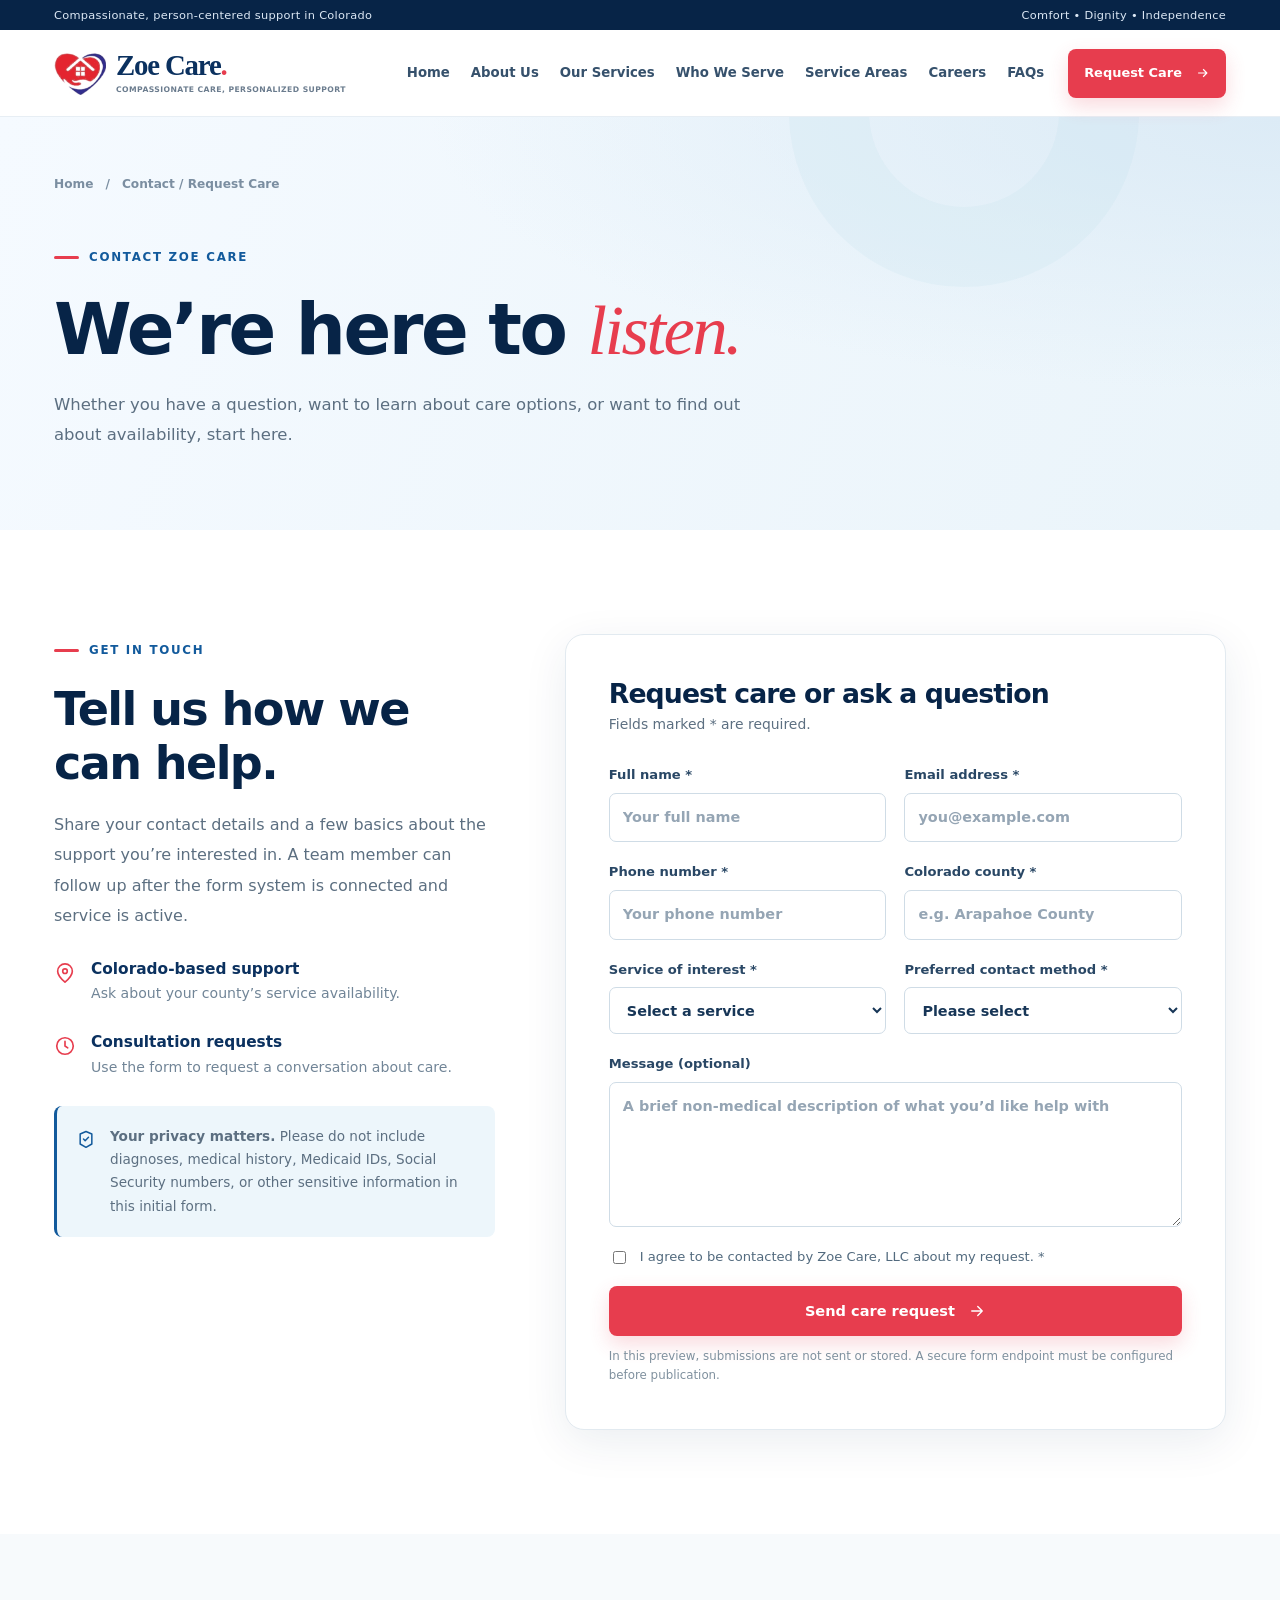
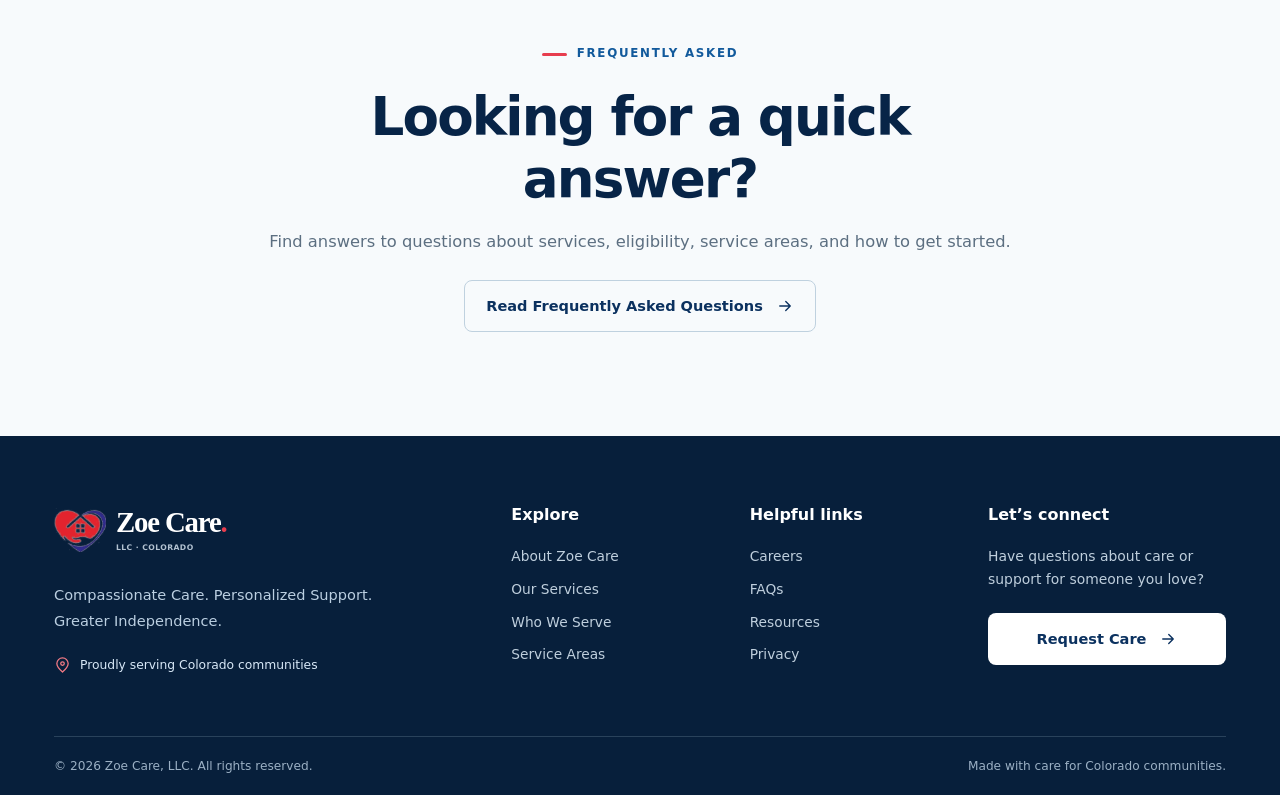
<file: contact.html>
<!doctype html><html lang="en"><head><meta charset="utf-8"><meta name="viewport" content="width=device-width, initial-scale=1"><title>Contact &amp; Request Care | Zoe Care | Zoe Care, LLC</title><meta name="description" content="Request home care, ask about IHSS, personal care, homemaker or developmental disability services in Colorado."><meta property="og:type" content="website"><meta property="og:site_name" content="Zoe Care, LLC"><meta name="theme-color" content="#07366f"><link rel="icon" type="image/svg+xml" href="assets/favicon.svg"><link rel="stylesheet" href="assets/styles.css"><script defer src="assets/app.js"></script></head><body data-page="contact.html"><a class="skip-link" href="#main">Skip to content</a><div class="utility-bar"><div class="container utility-content"><span>Compassionate, person-centered support in Colorado</span><span>Comfort • Dignity • Independence</span></div></div><header class="site-header"><div class="container header-content"><a class="brand" href="index.html" aria-label="Zoe Care, LLC home"><img src="assets/zoe-care-logo.svg" alt="" width="53" height="48"><span class="brand-text"><strong>Zoe Care<span class="brand-dot">.</span></strong><small>COMPASSIONATE CARE, PERSONALIZED SUPPORT</small></span></a><nav class="desktop-nav" aria-label="Primary navigation"><a href="index.html" data-nav="index.html">Home</a><a href="about.html" data-nav="about.html">About Us</a><a href="services.html" data-nav="services.html">Our Services</a><a href="who-we-serve.html" data-nav="who-we-serve.html">Who We Serve</a><a href="service-areas.html" data-nav="service-areas.html">Service Areas</a><a href="careers.html" data-nav="careers.html">Careers</a><a href="faq.html" data-nav="faq.html">FAQs</a></nav><a class="btn btn-primary header-cta" href="contact.html">Request Care <svg class="ico" viewBox="0 0 24 24" fill="none" stroke="currentColor" stroke-width="1.8"><path d="M5 12h14m-6-6 6 6-6 6"/></svg></a><button class="menu-toggle" type="button" aria-label="Open navigation menu" aria-expanded="false" aria-controls="mobile-menu"><svg class="ico " width="22" height="22" viewBox="0 0 24 24" fill="none" stroke="currentColor" stroke-width="1.8" stroke-linecap="round" stroke-linejoin="round" aria-hidden="true"><path d="M4 7h16M4 12h16M4 17h16"/></svg></button></div><nav class="mobile-nav" id="mobile-menu" aria-label="Mobile navigation" hidden><a href="index.html" data-nav="index.html">Home</a><a href="about.html" data-nav="about.html">About Us</a><a href="services.html" data-nav="services.html">Our Services</a><a href="who-we-serve.html" data-nav="who-we-serve.html">Who We Serve</a><a href="service-areas.html" data-nav="service-areas.html">Service Areas</a><a href="careers.html" data-nav="careers.html">Careers</a><a href="faq.html" data-nav="faq.html">FAQs</a><a href="resources.html" data-nav="resources.html">Resources</a><a href="contact.html" class="mobile-request">Request Care →</a></nav></header><main id="main">
<section class="page-hero"><div class="container"><div class="breadcrumb"><a href="index.html">Home</a><span>/</span><span>Contact / Request Care</span></div><span class="eyebrow">Contact Zoe Care</span><h1>We’re here to <em>listen.</em></h1><p>Whether you have a question, want to learn about care options, or want to find out about availability, start here.</p></div><div class="page-hero-glow" aria-hidden="true"></div></section>
<section class="section"><div class="container form-layout" id="care-form"><div class="form-aside"><span class="eyebrow">Get in touch</span><h2>Tell us how we can help.</h2><p>Share your contact details and a few basics about the support you’re interested in. A team member can follow up after the form system is connected and service is active.</p><div class="mini-contact"><svg class="ico " width="22" height="22" viewBox="0 0 24 24" fill="none" stroke="currentColor" stroke-width="1.8" stroke-linecap="round" stroke-linejoin="round" aria-hidden="true"><path d="M20 10c0 5-8 12-8 12S4 15 4 10a8 8 0 0 1 16 0Z"/><circle cx="12" cy="10" r="2.5"/></svg><div><strong>Colorado-based support</strong><span>Ask about your county’s service availability.</span></div></div><div class="mini-contact"><svg class="ico " width="22" height="22" viewBox="0 0 24 24" fill="none" stroke="currentColor" stroke-width="1.8" stroke-linecap="round" stroke-linejoin="round" aria-hidden="true"><circle cx="12" cy="12" r="9"/><path d="M12 7v5l3 2"/></svg><div><strong>Consultation requests</strong><span>Use the form to request a conversation about care.</span></div></div><div class="info-panel"><svg class="ico " width="22" height="22" viewBox="0 0 24 24" fill="none" stroke="currentColor" stroke-width="1.8" stroke-linecap="round" stroke-linejoin="round" aria-hidden="true"><path d="m12 22 7-4V6l-7-3-7 3v12l7 4Z"/><path d="m9 12 2 2 4-4"/></svg><p><strong>Your privacy matters.</strong> Please do not include diagnoses, medical history, Medicaid IDs, Social Security numbers, or other sensitive information in this initial form.</p></div></div><div class="form-card"><h3>Request care or ask a question</h3><p class="form-intro">Fields marked * are required.</p><form class="interactive-form" data-form="care" method="post" action="#" novalidate><div class="form-row"><label>Full name *<input name="full_name" autocomplete="name" required maxlength="120" placeholder="Your full name"></label><label>Email address *<input type="email" name="email" autocomplete="email" required maxlength="180" placeholder="you@example.com"></label></div><div class="form-row"><label>Phone number *<input type="tel" name="phone" autocomplete="tel" required maxlength="35" placeholder="Your phone number"></label><label>Colorado county *<input name="county" required maxlength="100" placeholder="e.g. Arapahoe County"></label></div><div class="form-row"><label>Service of interest *<select name="service" required><option value="">Select a service</option><option>In-Home Support Services (IHSS)</option><option>Personal Care Services</option><option>Homemaker Services</option><option>Developmental Disability Waiver Services</option><option>Not sure / general inquiry</option></select></label><label>Preferred contact method *<select name="contact_method" required><option value="">Please select</option><option>Phone</option><option>Email</option><option>Either is fine</option></select></label></div><label>Message (optional)<textarea name="message" maxlength="2000" rows="5" placeholder="A brief non-medical description of what you’d like help with"></textarea></label><label class="consent"><input type="checkbox" name="consent" required><span>I agree to be contacted by Zoe Care, LLC about my request. *</span></label><div class="form-status" role="status" aria-live="polite"></div><button class="btn btn-primary" type="submit">Send care request <svg class="ico " width="22" height="22" viewBox="0 0 24 24" fill="none" stroke="currentColor" stroke-width="1.8" stroke-linecap="round" stroke-linejoin="round" aria-hidden="true"><path d="M5 12h14m-6-6 6 6-6 6"/></svg></button><p class="form-footnote">In this preview, submissions are not sent or stored. A secure form endpoint must be configured before publication.</p></form></div></div></section>
<section class="section soft"><div class="container narrow center"><span class="eyebrow">Frequently asked</span><h2>Looking for a quick answer?</h2><p>Find answers to questions about services, eligibility, service areas, and how to get started.</p><a class="btn btn-outline" href="faq.html">Read Frequently Asked Questions<svg class="ico " width="22" height="22" viewBox="0 0 24 24" fill="none" stroke="currentColor" stroke-width="1.8" stroke-linecap="round" stroke-linejoin="round" aria-hidden="true"><path d="M5 12h14m-6-6 6 6-6 6"/></svg></a></div></section>
</main><footer class="site-footer"><div class="container"><div class="footer-main"><div class="footer-brand"><a class="brand" href="index.html"><img src="assets/zoe-care-logo.svg" width="56" height="50" alt=""><span class="brand-text"><strong>Zoe Care<span class="brand-dot">.</span></strong><small>LLC · COLORADO</small></span></a><p>Compassionate Care. Personalized Support. Greater Independence.</p><span class="footer-state"><svg class="ico " width="22" height="22" viewBox="0 0 24 24" fill="none" stroke="currentColor" stroke-width="1.8" stroke-linecap="round" stroke-linejoin="round" aria-hidden="true"><path d="M20 10c0 5-8 12-8 12S4 15 4 10a8 8 0 0 1 16 0Z"/><circle cx="12" cy="10" r="2.5"/></svg> Proudly serving Colorado communities</span></div><div class="footer-col"><h3>Explore</h3><a href="about.html">About Zoe Care</a><a href="services.html">Our Services</a><a href="who-we-serve.html">Who We Serve</a><a href="service-areas.html">Service Areas</a></div><div class="footer-col"><h3>Helpful links</h3><a href="careers.html">Careers</a><a href="faq.html">FAQs</a><a href="resources.html">Resources</a><a href="privacy.html">Privacy</a></div><div class="footer-col footer-contact"><h3>Let’s connect</h3><p>Have questions about care or support for someone you love?</p><a class="btn btn-light" href="contact.html">Request Care<svg class="ico " width="22" height="22" viewBox="0 0 24 24" fill="none" stroke="currentColor" stroke-width="1.8" stroke-linecap="round" stroke-linejoin="round" aria-hidden="true"><path d="M5 12h14m-6-6 6 6-6 6"/></svg></a></div></div><div class="footer-bottom"><span>© <span data-year>2026</span> Zoe Care, LLC. All rights reserved.</span><span>Made with care for Colorado communities.</span></div></div></footer></body></html>
</file>
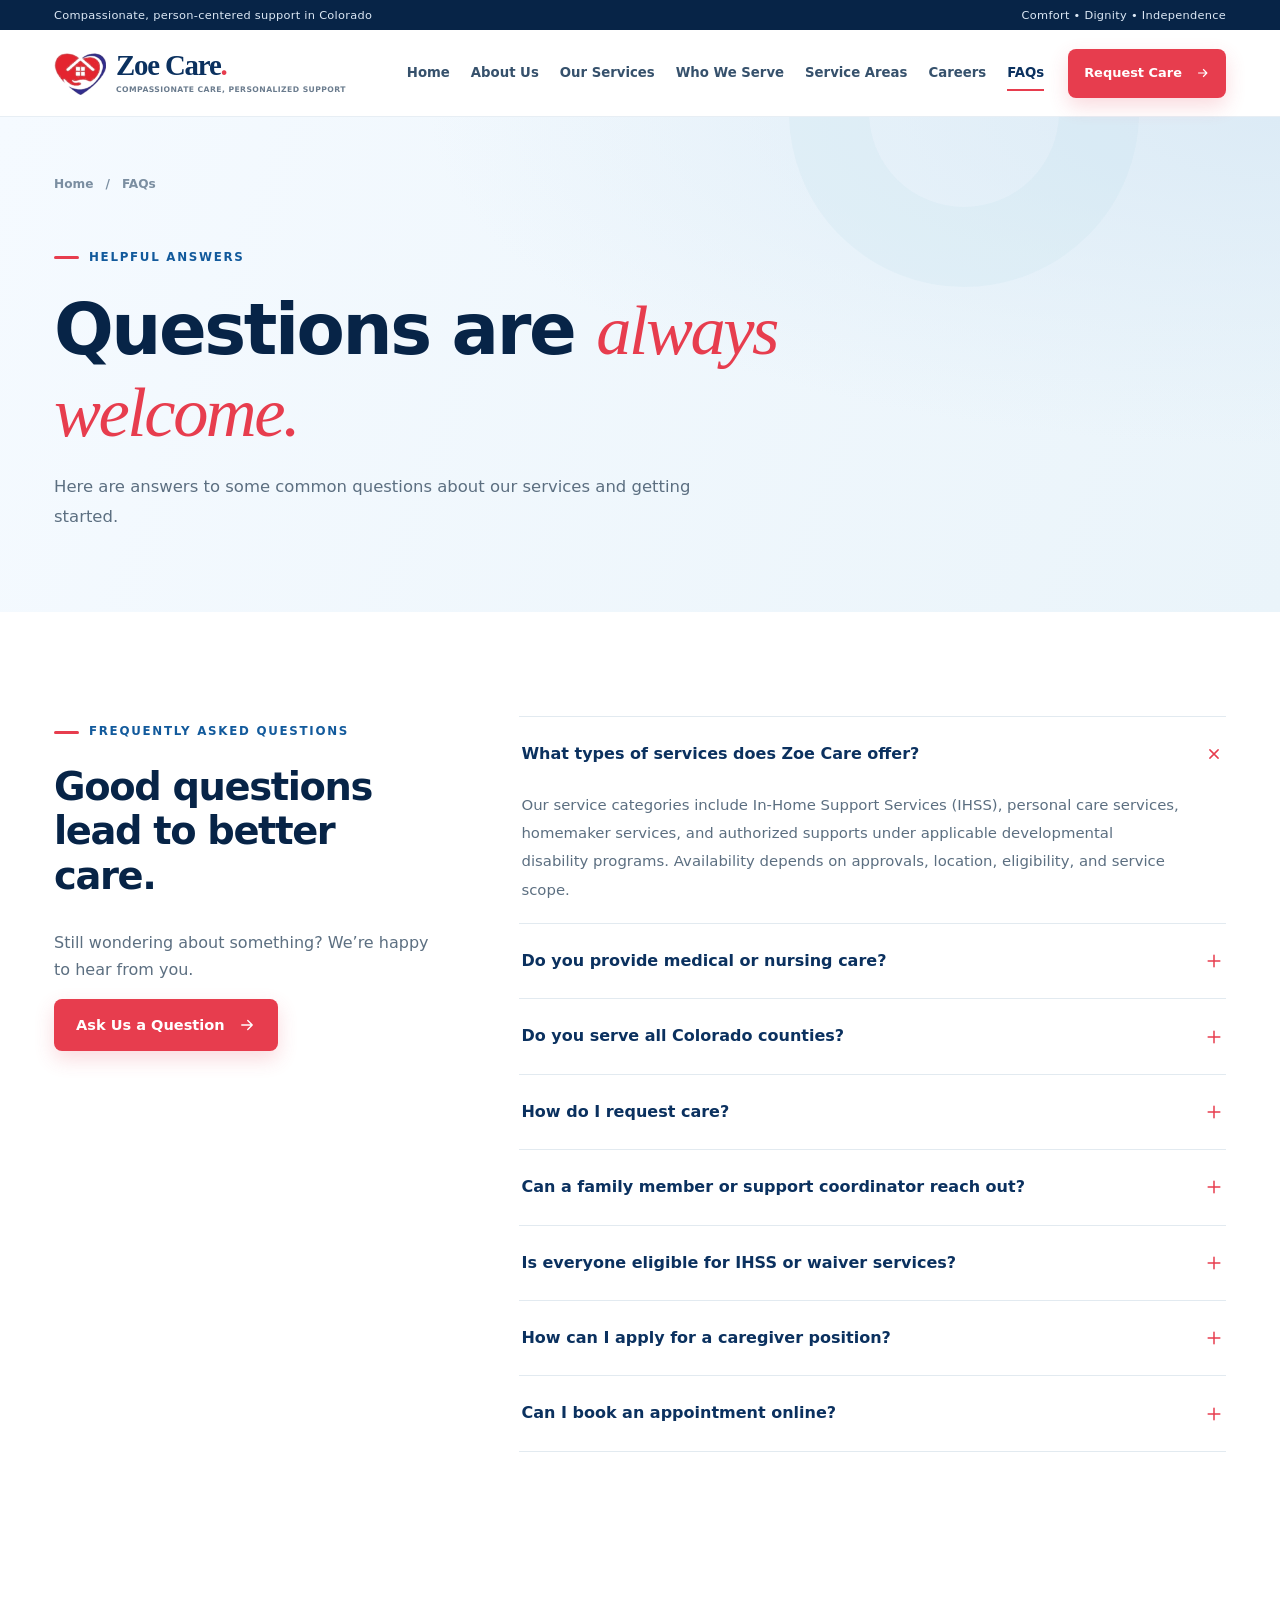
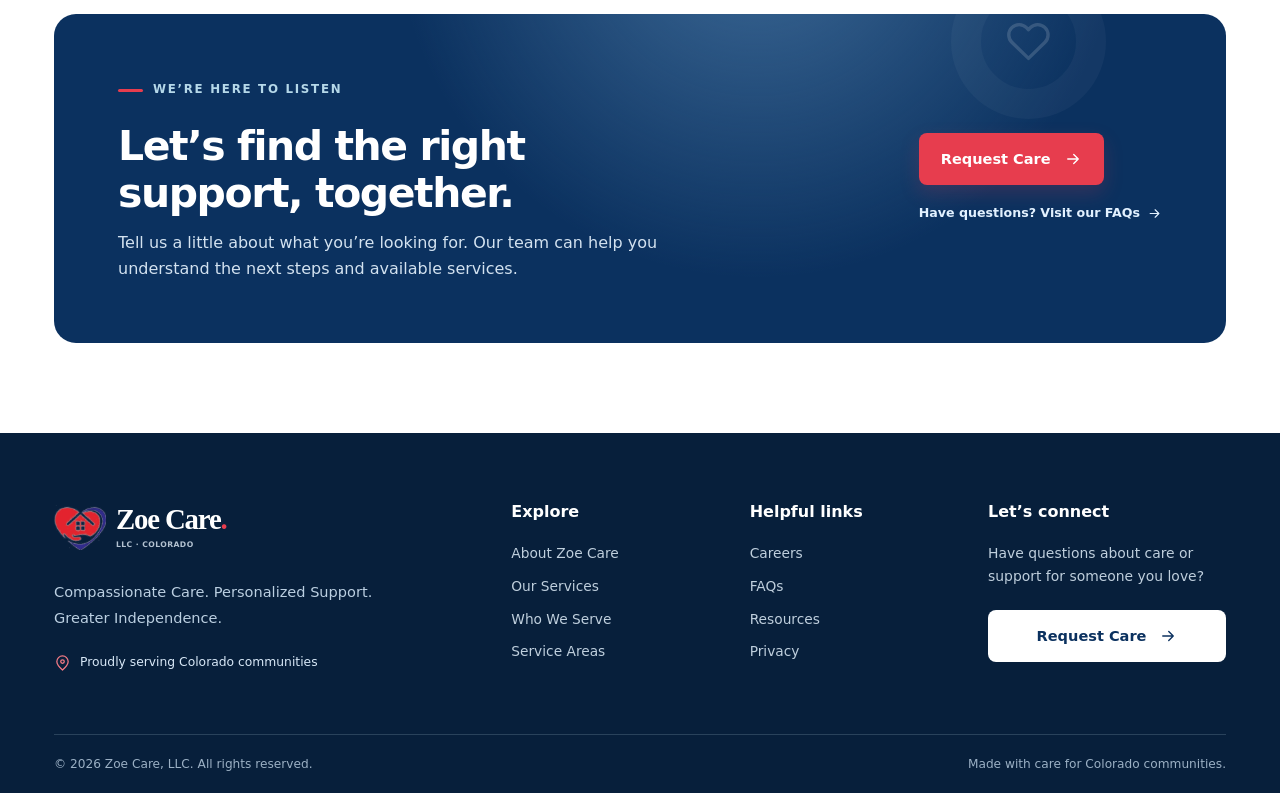
<file: faq.html>
<!doctype html><html lang="en"><head><meta charset="utf-8"><meta name="viewport" content="width=device-width, initial-scale=1"><title>Frequently Asked Questions | Zoe Care | Zoe Care, LLC</title><meta name="description" content="Answers to common questions about Zoe Care&#x27;s Colorado home care services, eligibility, IHSS, disability waiver support and care requests."><meta property="og:type" content="website"><meta property="og:site_name" content="Zoe Care, LLC"><meta name="theme-color" content="#07366f"><link rel="icon" type="image/svg+xml" href="assets/favicon.svg"><link rel="stylesheet" href="assets/styles.css"><script defer src="assets/app.js"></script></head><body data-page="faq.html"><a class="skip-link" href="#main">Skip to content</a><div class="utility-bar"><div class="container utility-content"><span>Compassionate, person-centered support in Colorado</span><span>Comfort • Dignity • Independence</span></div></div><header class="site-header"><div class="container header-content"><a class="brand" href="index.html" aria-label="Zoe Care, LLC home"><img src="assets/zoe-care-logo.svg" alt="" width="53" height="48"><span class="brand-text"><strong>Zoe Care<span class="brand-dot">.</span></strong><small>COMPASSIONATE CARE, PERSONALIZED SUPPORT</small></span></a><nav class="desktop-nav" aria-label="Primary navigation"><a href="index.html" data-nav="index.html">Home</a><a href="about.html" data-nav="about.html">About Us</a><a href="services.html" data-nav="services.html">Our Services</a><a href="who-we-serve.html" data-nav="who-we-serve.html">Who We Serve</a><a href="service-areas.html" data-nav="service-areas.html">Service Areas</a><a href="careers.html" data-nav="careers.html">Careers</a><a href="faq.html" data-nav="faq.html">FAQs</a></nav><a class="btn btn-primary header-cta" href="contact.html">Request Care <svg class="ico" viewBox="0 0 24 24" fill="none" stroke="currentColor" stroke-width="1.8"><path d="M5 12h14m-6-6 6 6-6 6"/></svg></a><button class="menu-toggle" type="button" aria-label="Open navigation menu" aria-expanded="false" aria-controls="mobile-menu"><svg class="ico " width="22" height="22" viewBox="0 0 24 24" fill="none" stroke="currentColor" stroke-width="1.8" stroke-linecap="round" stroke-linejoin="round" aria-hidden="true"><path d="M4 7h16M4 12h16M4 17h16"/></svg></button></div><nav class="mobile-nav" id="mobile-menu" aria-label="Mobile navigation" hidden><a href="index.html" data-nav="index.html">Home</a><a href="about.html" data-nav="about.html">About Us</a><a href="services.html" data-nav="services.html">Our Services</a><a href="who-we-serve.html" data-nav="who-we-serve.html">Who We Serve</a><a href="service-areas.html" data-nav="service-areas.html">Service Areas</a><a href="careers.html" data-nav="careers.html">Careers</a><a href="faq.html" data-nav="faq.html">FAQs</a><a href="resources.html" data-nav="resources.html">Resources</a><a href="contact.html" class="mobile-request">Request Care →</a></nav></header><main id="main">
<section class="page-hero"><div class="container"><div class="breadcrumb"><a href="index.html">Home</a><span>/</span><span>FAQs</span></div><span class="eyebrow">Helpful answers</span><h1>Questions are <em>always welcome.</em></h1><p>Here are answers to some common questions about our services and getting started.</p></div><div class="page-hero-glow" aria-hidden="true"></div></section>
<section class="section"><div class="container faq-layout"><div class="faq-aside"><span class="eyebrow">Frequently asked questions</span><h2>Good questions lead to better care.</h2><p>Still wondering about something? We’re happy to hear from you.</p><a class="btn btn-primary" href="contact.html">Ask Us a Question<svg class="ico " width="22" height="22" viewBox="0 0 24 24" fill="none" stroke="currentColor" stroke-width="1.8" stroke-linecap="round" stroke-linejoin="round" aria-hidden="true"><path d="M5 12h14m-6-6 6 6-6 6"/></svg></a></div><div class="faq-list"><details class="faq-item" open><summary>What types of services does Zoe Care offer?<svg class="ico " width="22" height="22" viewBox="0 0 24 24" fill="none" stroke="currentColor" stroke-width="1.8" stroke-linecap="round" stroke-linejoin="round" aria-hidden="true"><path d="M12 5v14M5 12h14"/></svg></summary><div class="faq-answer"><p>Our service categories include In-Home Support Services (IHSS), personal care services, homemaker services, and authorized supports under applicable developmental disability programs. Availability depends on approvals, location, eligibility, and service scope.</p></div></details><details class="faq-item" ><summary>Do you provide medical or nursing care?<svg class="ico " width="22" height="22" viewBox="0 0 24 24" fill="none" stroke="currentColor" stroke-width="1.8" stroke-linecap="round" stroke-linejoin="round" aria-hidden="true"><path d="M12 5v14M5 12h14"/></svg></summary><div class="faq-answer"><p>The information on this website focuses on non-medical home care and support services. Please contact Zoe Care for clarification about the exact authorized scope of any service.</p></div></details><details class="faq-item" ><summary>Do you serve all Colorado counties?<svg class="ico " width="22" height="22" viewBox="0 0 24 24" fill="none" stroke="currentColor" stroke-width="1.8" stroke-linecap="round" stroke-linejoin="round" aria-hidden="true"><path d="M12 5v14M5 12h14"/></svg></summary><div class="faq-answer"><p>Zoe Care is Colorado-based. Current service availability varies by county, staffing, program eligibility, and applicable authorizations. Contact us with your county to confirm.</p></div></details><details class="faq-item" ><summary>How do I request care?<svg class="ico " width="22" height="22" viewBox="0 0 24 24" fill="none" stroke="currentColor" stroke-width="1.8" stroke-linecap="round" stroke-linejoin="round" aria-hidden="true"><path d="M12 5v14M5 12h14"/></svg></summary><div class="faq-answer"><p>Use the Request Care form to share your name, contact information, county, and service interest. Once the secure form service is activated, the team can follow up about next steps.</p></div></details><details class="faq-item" ><summary>Can a family member or support coordinator reach out?<svg class="ico " width="22" height="22" viewBox="0 0 24 24" fill="none" stroke="currentColor" stroke-width="1.8" stroke-linecap="round" stroke-linejoin="round" aria-hidden="true"><path d="M12 5v14M5 12h14"/></svg></summary><div class="faq-answer"><p>Yes. Family members, guardians, and support coordinators may contact Zoe Care to ask about care options. Personal details and decisions should be handled with appropriate permissions and respect for privacy.</p></div></details><details class="faq-item" ><summary>Is everyone eligible for IHSS or waiver services?<svg class="ico " width="22" height="22" viewBox="0 0 24 24" fill="none" stroke="currentColor" stroke-width="1.8" stroke-linecap="round" stroke-linejoin="round" aria-hidden="true"><path d="M12 5v14M5 12h14"/></svg></summary><div class="faq-answer"><p>No. Eligibility and covered services depend on the applicable Colorado program, assessment, authorization, and other requirements. An inquiry does not guarantee approval or services.</p></div></details><details class="faq-item" ><summary>How can I apply for a caregiver position?<svg class="ico " width="22" height="22" viewBox="0 0 24 24" fill="none" stroke="currentColor" stroke-width="1.8" stroke-linecap="round" stroke-linejoin="round" aria-hidden="true"><path d="M12 5v14M5 12h14"/></svg></summary><div class="faq-answer"><p>Visit the Careers page to share an initial inquiry. Specific vacancies, required qualifications, background checks, training, and work locations must be confirmed by the hiring team.</p></div></details><details class="faq-item" ><summary>Can I book an appointment online?<svg class="ico " width="22" height="22" viewBox="0 0 24 24" fill="none" stroke="currentColor" stroke-width="1.8" stroke-linecap="round" stroke-linejoin="round" aria-hidden="true"><path d="M12 5v14M5 12h14"/></svg></summary><div class="faq-answer"><p>You can request an initial conversation using the contact form. Live scheduling and appointment booking may be added once a booking service is configured.</p></div></details></div></div></section><div class="container"><section class="cta-panel reveal"><div class="cta-orb" aria-hidden="true"><svg class="ico " width="22" height="22" viewBox="0 0 24 24" fill="none" stroke="currentColor" stroke-width="1.8" stroke-linecap="round" stroke-linejoin="round" aria-hidden="true"><path d="M20.8 4.6a5.5 5.5 0 0 0-7.8 0L12 5.7l-1.1-1.1a5.5 5.5 0 0 0-7.8 7.8L12 21l8.8-8.6a5.5 5.5 0 0 0 0-7.8Z"/></svg></div><div><span class="eyebrow">We’re here to listen</span><h2>Let’s find the right support, together.</h2><p>Tell us a little about what you’re looking for. Our team can help you understand the next steps and available services.</p></div><div class="cta-actions"><a class="btn btn-primary" href="contact.html">Request Care<svg class="ico " width="22" height="22" viewBox="0 0 24 24" fill="none" stroke="currentColor" stroke-width="1.8" stroke-linecap="round" stroke-linejoin="round" aria-hidden="true"><path d="M5 12h14m-6-6 6 6-6 6"/></svg></a><a class="cta-link" href="faq.html">Have questions? Visit our FAQs <svg class="ico " width="22" height="22" viewBox="0 0 24 24" fill="none" stroke="currentColor" stroke-width="1.8" stroke-linecap="round" stroke-linejoin="round" aria-hidden="true"><path d="M5 12h14m-6-6 6 6-6 6"/></svg></a></div></section></div>
</main><footer class="site-footer"><div class="container"><div class="footer-main"><div class="footer-brand"><a class="brand" href="index.html"><img src="assets/zoe-care-logo.svg" width="56" height="50" alt=""><span class="brand-text"><strong>Zoe Care<span class="brand-dot">.</span></strong><small>LLC · COLORADO</small></span></a><p>Compassionate Care. Personalized Support. Greater Independence.</p><span class="footer-state"><svg class="ico " width="22" height="22" viewBox="0 0 24 24" fill="none" stroke="currentColor" stroke-width="1.8" stroke-linecap="round" stroke-linejoin="round" aria-hidden="true"><path d="M20 10c0 5-8 12-8 12S4 15 4 10a8 8 0 0 1 16 0Z"/><circle cx="12" cy="10" r="2.5"/></svg> Proudly serving Colorado communities</span></div><div class="footer-col"><h3>Explore</h3><a href="about.html">About Zoe Care</a><a href="services.html">Our Services</a><a href="who-we-serve.html">Who We Serve</a><a href="service-areas.html">Service Areas</a></div><div class="footer-col"><h3>Helpful links</h3><a href="careers.html">Careers</a><a href="faq.html">FAQs</a><a href="resources.html">Resources</a><a href="privacy.html">Privacy</a></div><div class="footer-col footer-contact"><h3>Let’s connect</h3><p>Have questions about care or support for someone you love?</p><a class="btn btn-light" href="contact.html">Request Care<svg class="ico " width="22" height="22" viewBox="0 0 24 24" fill="none" stroke="currentColor" stroke-width="1.8" stroke-linecap="round" stroke-linejoin="round" aria-hidden="true"><path d="M5 12h14m-6-6 6 6-6 6"/></svg></a></div></div><div class="footer-bottom"><span>© <span data-year>2026</span> Zoe Care, LLC. All rights reserved.</span><span>Made with care for Colorado communities.</span></div></div></footer></body></html>
</file>
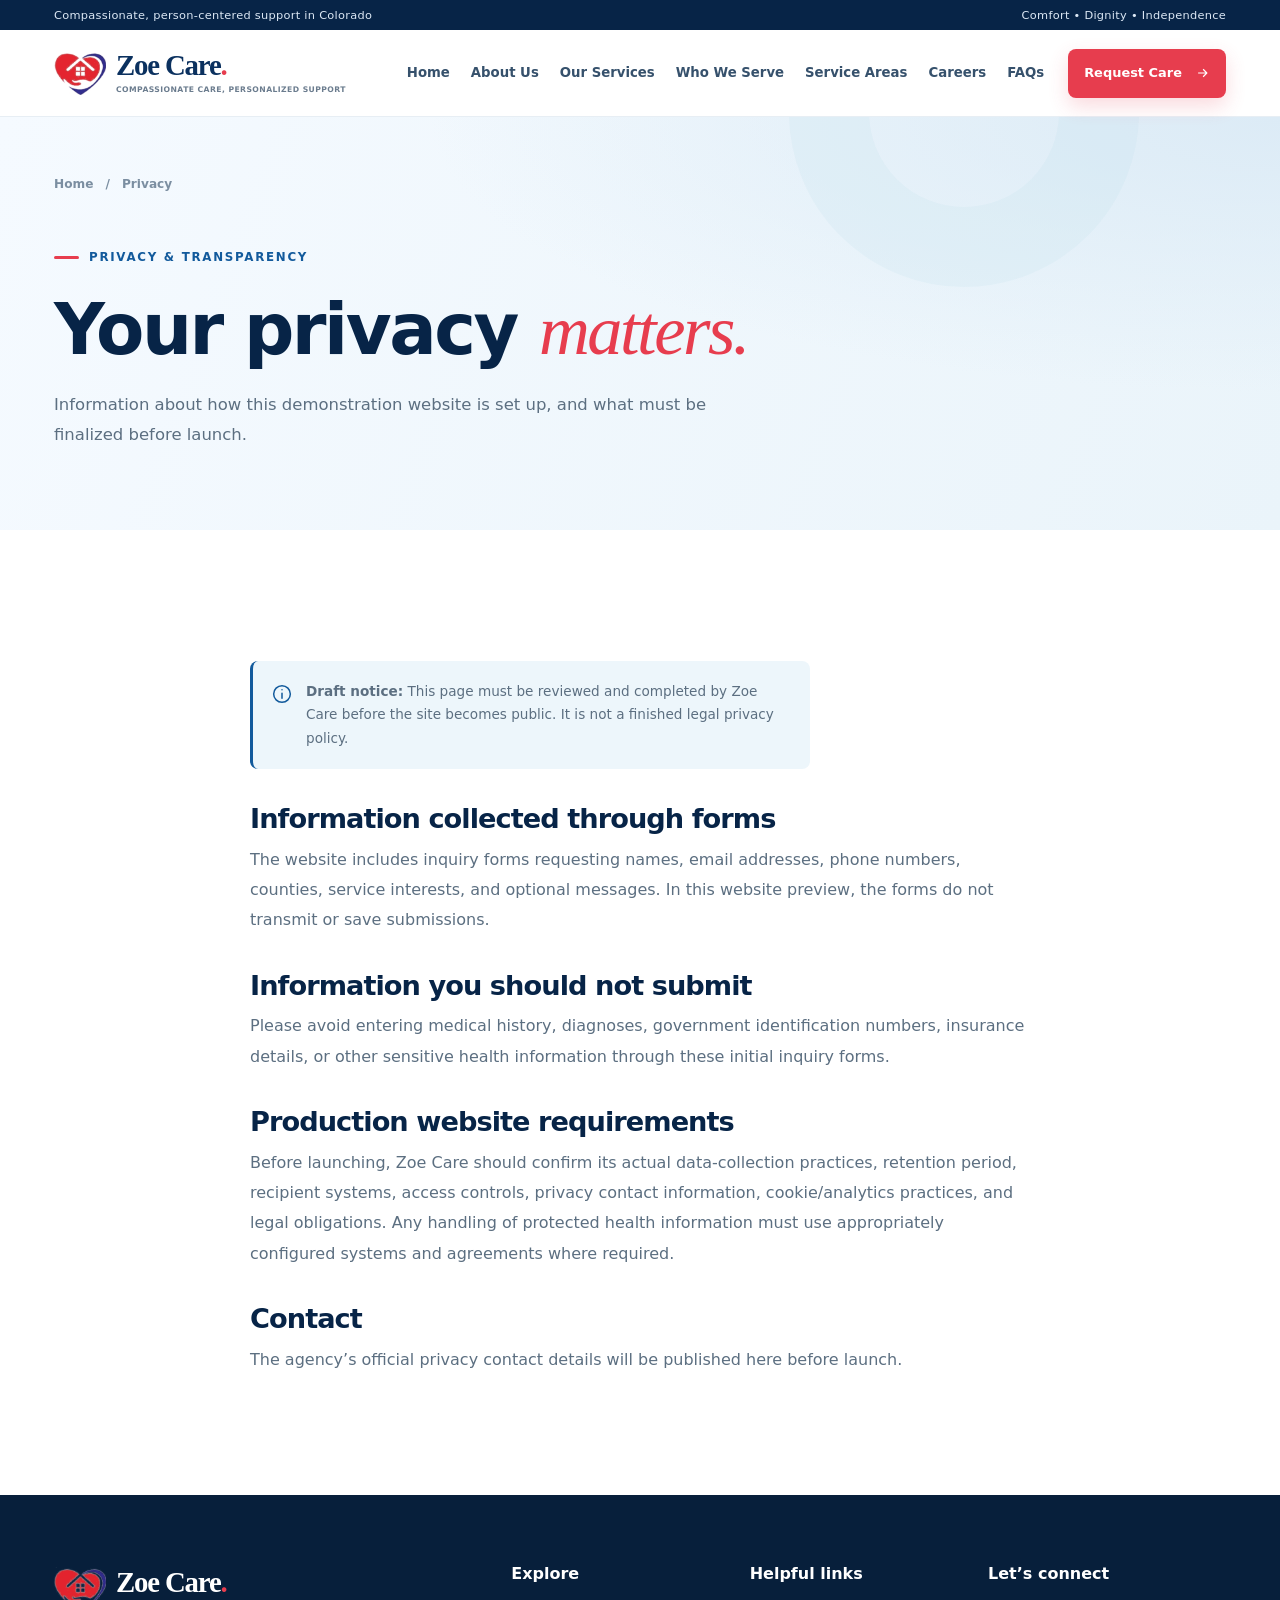
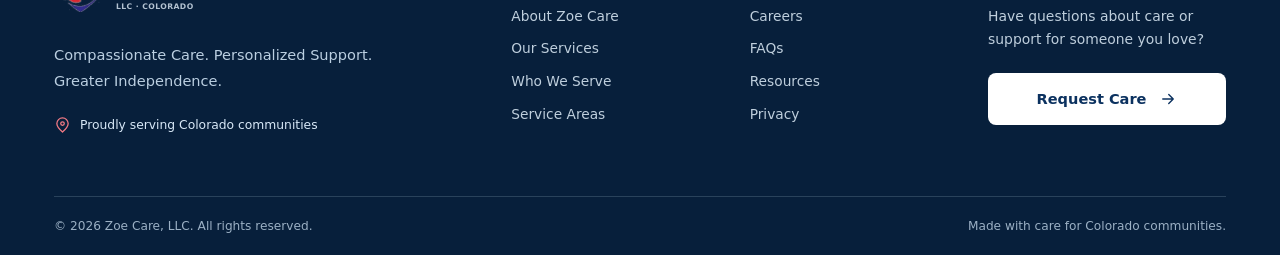
<file: privacy.html>
<!doctype html><html lang="en"><head><meta charset="utf-8"><meta name="viewport" content="width=device-width, initial-scale=1"><title>Privacy Notice | Zoe Care | Zoe Care, LLC</title><meta name="description" content="Website privacy and contact-form information for Zoe Care, LLC."><meta property="og:type" content="website"><meta property="og:site_name" content="Zoe Care, LLC"><meta name="theme-color" content="#07366f"><link rel="icon" type="image/svg+xml" href="assets/favicon.svg"><link rel="stylesheet" href="assets/styles.css"><script defer src="assets/app.js"></script></head><body data-page="privacy.html"><a class="skip-link" href="#main">Skip to content</a><div class="utility-bar"><div class="container utility-content"><span>Compassionate, person-centered support in Colorado</span><span>Comfort • Dignity • Independence</span></div></div><header class="site-header"><div class="container header-content"><a class="brand" href="index.html" aria-label="Zoe Care, LLC home"><img src="assets/zoe-care-logo.svg" alt="" width="53" height="48"><span class="brand-text"><strong>Zoe Care<span class="brand-dot">.</span></strong><small>COMPASSIONATE CARE, PERSONALIZED SUPPORT</small></span></a><nav class="desktop-nav" aria-label="Primary navigation"><a href="index.html" data-nav="index.html">Home</a><a href="about.html" data-nav="about.html">About Us</a><a href="services.html" data-nav="services.html">Our Services</a><a href="who-we-serve.html" data-nav="who-we-serve.html">Who We Serve</a><a href="service-areas.html" data-nav="service-areas.html">Service Areas</a><a href="careers.html" data-nav="careers.html">Careers</a><a href="faq.html" data-nav="faq.html">FAQs</a></nav><a class="btn btn-primary header-cta" href="contact.html">Request Care <svg class="ico" viewBox="0 0 24 24" fill="none" stroke="currentColor" stroke-width="1.8"><path d="M5 12h14m-6-6 6 6-6 6"/></svg></a><button class="menu-toggle" type="button" aria-label="Open navigation menu" aria-expanded="false" aria-controls="mobile-menu"><svg class="ico " width="22" height="22" viewBox="0 0 24 24" fill="none" stroke="currentColor" stroke-width="1.8" stroke-linecap="round" stroke-linejoin="round" aria-hidden="true"><path d="M4 7h16M4 12h16M4 17h16"/></svg></button></div><nav class="mobile-nav" id="mobile-menu" aria-label="Mobile navigation" hidden><a href="index.html" data-nav="index.html">Home</a><a href="about.html" data-nav="about.html">About Us</a><a href="services.html" data-nav="services.html">Our Services</a><a href="who-we-serve.html" data-nav="who-we-serve.html">Who We Serve</a><a href="service-areas.html" data-nav="service-areas.html">Service Areas</a><a href="careers.html" data-nav="careers.html">Careers</a><a href="faq.html" data-nav="faq.html">FAQs</a><a href="resources.html" data-nav="resources.html">Resources</a><a href="contact.html" class="mobile-request">Request Care →</a></nav></header><main id="main">
<section class="page-hero"><div class="container"><div class="breadcrumb"><a href="index.html">Home</a><span>/</span><span>Privacy</span></div><span class="eyebrow">Privacy &amp; transparency</span><h1>Your privacy <em>matters.</em></h1><p>Information about how this demonstration website is set up, and what must be finalized before launch.</p></div><div class="page-hero-glow" aria-hidden="true"></div></section>
<section class="section"><div class="container legal-body"><div class="info-panel"><svg class="ico " width="22" height="22" viewBox="0 0 24 24" fill="none" stroke="currentColor" stroke-width="1.8" stroke-linecap="round" stroke-linejoin="round" aria-hidden="true"><circle cx="12" cy="12" r="10"/><path d="M12 11v6m0-10h.01"/></svg><p><strong>Draft notice:</strong> This page must be reviewed and completed by Zoe Care before the site becomes public. It is not a finished legal privacy policy.</p></div><h2>Information collected through forms</h2><p>The website includes inquiry forms requesting names, email addresses, phone numbers, counties, service interests, and optional messages. In this website preview, the forms do not transmit or save submissions.</p><h2>Information you should not submit</h2><p>Please avoid entering medical history, diagnoses, government identification numbers, insurance details, or other sensitive health information through these initial inquiry forms.</p><h2>Production website requirements</h2><p>Before launching, Zoe Care should confirm its actual data-collection practices, retention period, recipient systems, access controls, privacy contact information, cookie/analytics practices, and legal obligations. Any handling of protected health information must use appropriately configured systems and agreements where required.</p><h2>Contact</h2><p>The agency’s official privacy contact details will be published here before launch.</p></div></section>
</main><footer class="site-footer"><div class="container"><div class="footer-main"><div class="footer-brand"><a class="brand" href="index.html"><img src="assets/zoe-care-logo.svg" width="56" height="50" alt=""><span class="brand-text"><strong>Zoe Care<span class="brand-dot">.</span></strong><small>LLC · COLORADO</small></span></a><p>Compassionate Care. Personalized Support. Greater Independence.</p><span class="footer-state"><svg class="ico " width="22" height="22" viewBox="0 0 24 24" fill="none" stroke="currentColor" stroke-width="1.8" stroke-linecap="round" stroke-linejoin="round" aria-hidden="true"><path d="M20 10c0 5-8 12-8 12S4 15 4 10a8 8 0 0 1 16 0Z"/><circle cx="12" cy="10" r="2.5"/></svg> Proudly serving Colorado communities</span></div><div class="footer-col"><h3>Explore</h3><a href="about.html">About Zoe Care</a><a href="services.html">Our Services</a><a href="who-we-serve.html">Who We Serve</a><a href="service-areas.html">Service Areas</a></div><div class="footer-col"><h3>Helpful links</h3><a href="careers.html">Careers</a><a href="faq.html">FAQs</a><a href="resources.html">Resources</a><a href="privacy.html">Privacy</a></div><div class="footer-col footer-contact"><h3>Let’s connect</h3><p>Have questions about care or support for someone you love?</p><a class="btn btn-light" href="contact.html">Request Care<svg class="ico " width="22" height="22" viewBox="0 0 24 24" fill="none" stroke="currentColor" stroke-width="1.8" stroke-linecap="round" stroke-linejoin="round" aria-hidden="true"><path d="M5 12h14m-6-6 6 6-6 6"/></svg></a></div></div><div class="footer-bottom"><span>© <span data-year>2026</span> Zoe Care, LLC. All rights reserved.</span><span>Made with care for Colorado communities.</span></div></div></footer></body></html>
</file>
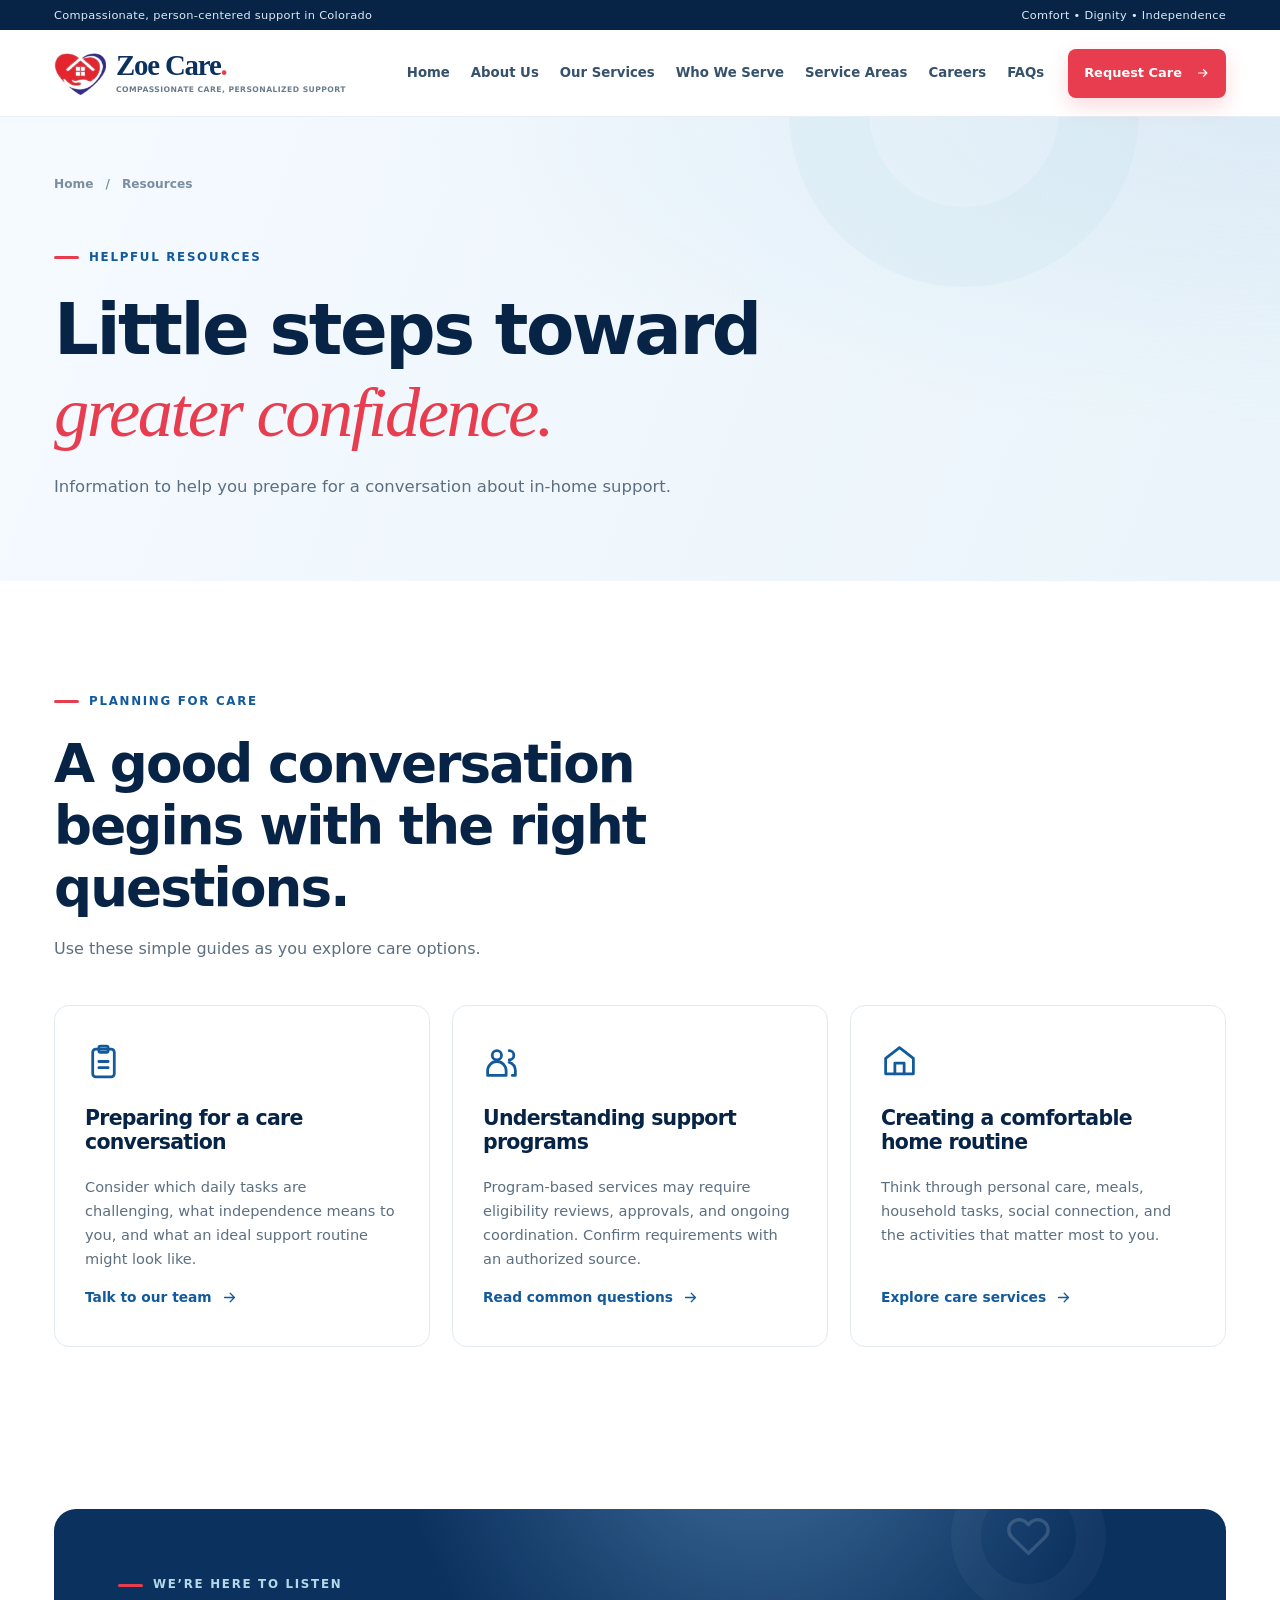
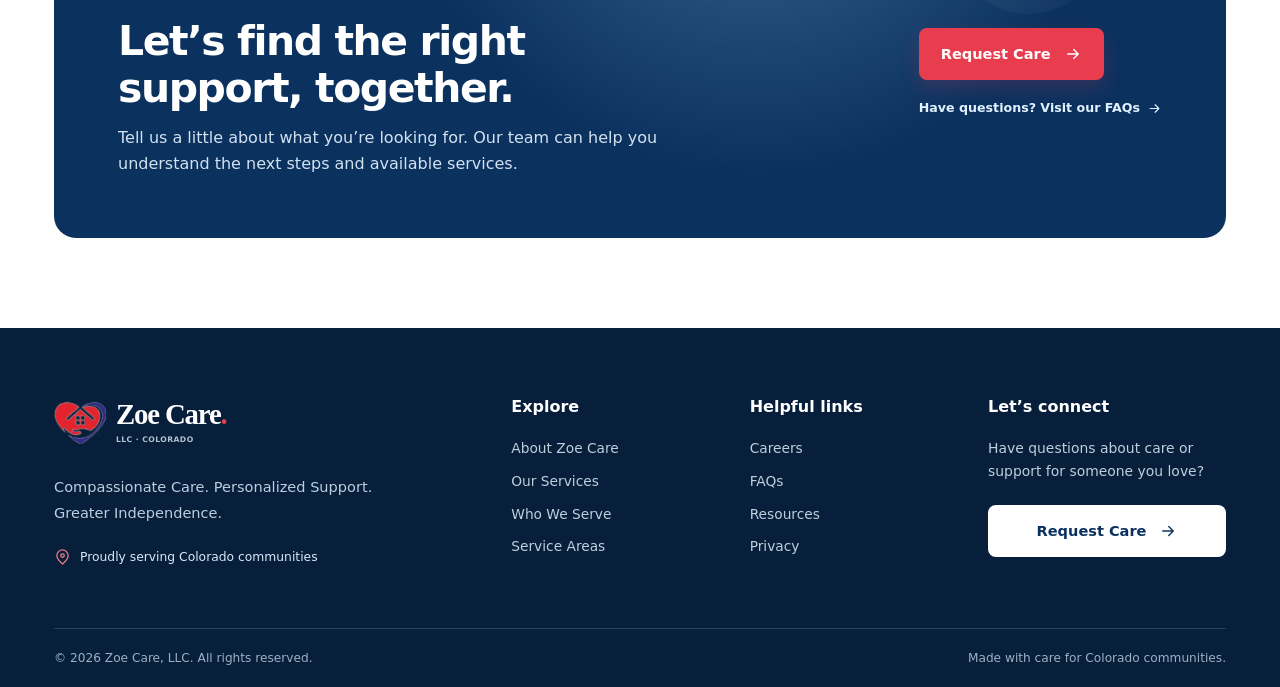
<file: resources.html>
<!doctype html><html lang="en"><head><meta charset="utf-8"><meta name="viewport" content="width=device-width, initial-scale=1"><title>Helpful Care Resources | Zoe Care | Zoe Care, LLC</title><meta name="description" content="Helpful starting points for thinking about in-home support, care conversations and planning for assistance in Colorado."><meta property="og:type" content="website"><meta property="og:site_name" content="Zoe Care, LLC"><meta name="theme-color" content="#07366f"><link rel="icon" type="image/svg+xml" href="assets/favicon.svg"><link rel="stylesheet" href="assets/styles.css"><script defer src="assets/app.js"></script></head><body data-page="resources.html"><a class="skip-link" href="#main">Skip to content</a><div class="utility-bar"><div class="container utility-content"><span>Compassionate, person-centered support in Colorado</span><span>Comfort • Dignity • Independence</span></div></div><header class="site-header"><div class="container header-content"><a class="brand" href="index.html" aria-label="Zoe Care, LLC home"><img src="assets/zoe-care-logo.svg" alt="" width="53" height="48"><span class="brand-text"><strong>Zoe Care<span class="brand-dot">.</span></strong><small>COMPASSIONATE CARE, PERSONALIZED SUPPORT</small></span></a><nav class="desktop-nav" aria-label="Primary navigation"><a href="index.html" data-nav="index.html">Home</a><a href="about.html" data-nav="about.html">About Us</a><a href="services.html" data-nav="services.html">Our Services</a><a href="who-we-serve.html" data-nav="who-we-serve.html">Who We Serve</a><a href="service-areas.html" data-nav="service-areas.html">Service Areas</a><a href="careers.html" data-nav="careers.html">Careers</a><a href="faq.html" data-nav="faq.html">FAQs</a></nav><a class="btn btn-primary header-cta" href="contact.html">Request Care <svg class="ico" viewBox="0 0 24 24" fill="none" stroke="currentColor" stroke-width="1.8"><path d="M5 12h14m-6-6 6 6-6 6"/></svg></a><button class="menu-toggle" type="button" aria-label="Open navigation menu" aria-expanded="false" aria-controls="mobile-menu"><svg class="ico " width="22" height="22" viewBox="0 0 24 24" fill="none" stroke="currentColor" stroke-width="1.8" stroke-linecap="round" stroke-linejoin="round" aria-hidden="true"><path d="M4 7h16M4 12h16M4 17h16"/></svg></button></div><nav class="mobile-nav" id="mobile-menu" aria-label="Mobile navigation" hidden><a href="index.html" data-nav="index.html">Home</a><a href="about.html" data-nav="about.html">About Us</a><a href="services.html" data-nav="services.html">Our Services</a><a href="who-we-serve.html" data-nav="who-we-serve.html">Who We Serve</a><a href="service-areas.html" data-nav="service-areas.html">Service Areas</a><a href="careers.html" data-nav="careers.html">Careers</a><a href="faq.html" data-nav="faq.html">FAQs</a><a href="resources.html" data-nav="resources.html">Resources</a><a href="contact.html" class="mobile-request">Request Care →</a></nav></header><main id="main">
<section class="page-hero"><div class="container"><div class="breadcrumb"><a href="index.html">Home</a><span>/</span><span>Resources</span></div><span class="eyebrow">Helpful resources</span><h1>Little steps toward <em>greater confidence.</em></h1><p>Information to help you prepare for a conversation about in-home support.</p></div><div class="page-hero-glow" aria-hidden="true"></div></section>
<section class="section"><div class="container"><div class="section-heading "><span class="eyebrow">Planning for care</span><h2>A good conversation begins with the right questions.</h2><p>Use these simple guides as you explore care options.</p></div><div class="resources-grid"><article class="resource-card"><svg class="ico " width="22" height="22" viewBox="0 0 24 24" fill="none" stroke="currentColor" stroke-width="1.8" stroke-linecap="round" stroke-linejoin="round" aria-hidden="true"><rect x="5" y="4" width="14" height="18" rx="2"/><rect x="9" y="2" width="6" height="4" rx="1"/><path d="M9 12h6M9 16h6"/></svg><h3>Preparing for a care conversation</h3><p>Consider which daily tasks are challenging, what independence means to you, and what an ideal support routine might look like.</p><a class="text-link" href="contact.html">Talk to our team <svg class="ico " width="22" height="22" viewBox="0 0 24 24" fill="none" stroke="currentColor" stroke-width="1.8" stroke-linecap="round" stroke-linejoin="round" aria-hidden="true"><path d="M5 12h14m-6-6 6 6-6 6"/></svg></a></article><article class="resource-card"><svg class="ico " width="22" height="22" viewBox="0 0 24 24" fill="none" stroke="currentColor" stroke-width="1.8" stroke-linecap="round" stroke-linejoin="round" aria-hidden="true"><circle cx="9" cy="8" r="3"/><path d="M3 21v-3a6 6 0 0 1 12 0v3H3Z"/><path d="M17 5a3 3 0 0 1 0 6m2 10h2v-3c0-2.5-1.4-4.6-4-5.5"/></svg><h3>Understanding support programs</h3><p>Program-based services may require eligibility reviews, approvals, and ongoing coordination. Confirm requirements with an authorized source.</p><a class="text-link" href="faq.html">Read common questions <svg class="ico " width="22" height="22" viewBox="0 0 24 24" fill="none" stroke="currentColor" stroke-width="1.8" stroke-linecap="round" stroke-linejoin="round" aria-hidden="true"><path d="M5 12h14m-6-6 6 6-6 6"/></svg></a></article><article class="resource-card"><svg class="ico " width="22" height="22" viewBox="0 0 24 24" fill="none" stroke="currentColor" stroke-width="1.8" stroke-linecap="round" stroke-linejoin="round" aria-hidden="true"><path d="m3 10 9-7 9 7v10H3V10Z"/><path d="M9 20v-7h6v7"/></svg><h3>Creating a comfortable home routine</h3><p>Think through personal care, meals, household tasks, social connection, and the activities that matter most to you.</p><a class="text-link" href="services.html">Explore care services <svg class="ico " width="22" height="22" viewBox="0 0 24 24" fill="none" stroke="currentColor" stroke-width="1.8" stroke-linecap="round" stroke-linejoin="round" aria-hidden="true"><path d="M5 12h14m-6-6 6 6-6 6"/></svg></a></article></div></div></section><div class="container"><section class="cta-panel reveal"><div class="cta-orb" aria-hidden="true"><svg class="ico " width="22" height="22" viewBox="0 0 24 24" fill="none" stroke="currentColor" stroke-width="1.8" stroke-linecap="round" stroke-linejoin="round" aria-hidden="true"><path d="M20.8 4.6a5.5 5.5 0 0 0-7.8 0L12 5.7l-1.1-1.1a5.5 5.5 0 0 0-7.8 7.8L12 21l8.8-8.6a5.5 5.5 0 0 0 0-7.8Z"/></svg></div><div><span class="eyebrow">We’re here to listen</span><h2>Let’s find the right support, together.</h2><p>Tell us a little about what you’re looking for. Our team can help you understand the next steps and available services.</p></div><div class="cta-actions"><a class="btn btn-primary" href="contact.html">Request Care<svg class="ico " width="22" height="22" viewBox="0 0 24 24" fill="none" stroke="currentColor" stroke-width="1.8" stroke-linecap="round" stroke-linejoin="round" aria-hidden="true"><path d="M5 12h14m-6-6 6 6-6 6"/></svg></a><a class="cta-link" href="faq.html">Have questions? Visit our FAQs <svg class="ico " width="22" height="22" viewBox="0 0 24 24" fill="none" stroke="currentColor" stroke-width="1.8" stroke-linecap="round" stroke-linejoin="round" aria-hidden="true"><path d="M5 12h14m-6-6 6 6-6 6"/></svg></a></div></section></div>
</main><footer class="site-footer"><div class="container"><div class="footer-main"><div class="footer-brand"><a class="brand" href="index.html"><img src="assets/zoe-care-logo.svg" width="56" height="50" alt=""><span class="brand-text"><strong>Zoe Care<span class="brand-dot">.</span></strong><small>LLC · COLORADO</small></span></a><p>Compassionate Care. Personalized Support. Greater Independence.</p><span class="footer-state"><svg class="ico " width="22" height="22" viewBox="0 0 24 24" fill="none" stroke="currentColor" stroke-width="1.8" stroke-linecap="round" stroke-linejoin="round" aria-hidden="true"><path d="M20 10c0 5-8 12-8 12S4 15 4 10a8 8 0 0 1 16 0Z"/><circle cx="12" cy="10" r="2.5"/></svg> Proudly serving Colorado communities</span></div><div class="footer-col"><h3>Explore</h3><a href="about.html">About Zoe Care</a><a href="services.html">Our Services</a><a href="who-we-serve.html">Who We Serve</a><a href="service-areas.html">Service Areas</a></div><div class="footer-col"><h3>Helpful links</h3><a href="careers.html">Careers</a><a href="faq.html">FAQs</a><a href="resources.html">Resources</a><a href="privacy.html">Privacy</a></div><div class="footer-col footer-contact"><h3>Let’s connect</h3><p>Have questions about care or support for someone you love?</p><a class="btn btn-light" href="contact.html">Request Care<svg class="ico " width="22" height="22" viewBox="0 0 24 24" fill="none" stroke="currentColor" stroke-width="1.8" stroke-linecap="round" stroke-linejoin="round" aria-hidden="true"><path d="M5 12h14m-6-6 6 6-6 6"/></svg></a></div></div><div class="footer-bottom"><span>© <span data-year>2026</span> Zoe Care, LLC. All rights reserved.</span><span>Made with care for Colorado communities.</span></div></div></footer></body></html>
</file>
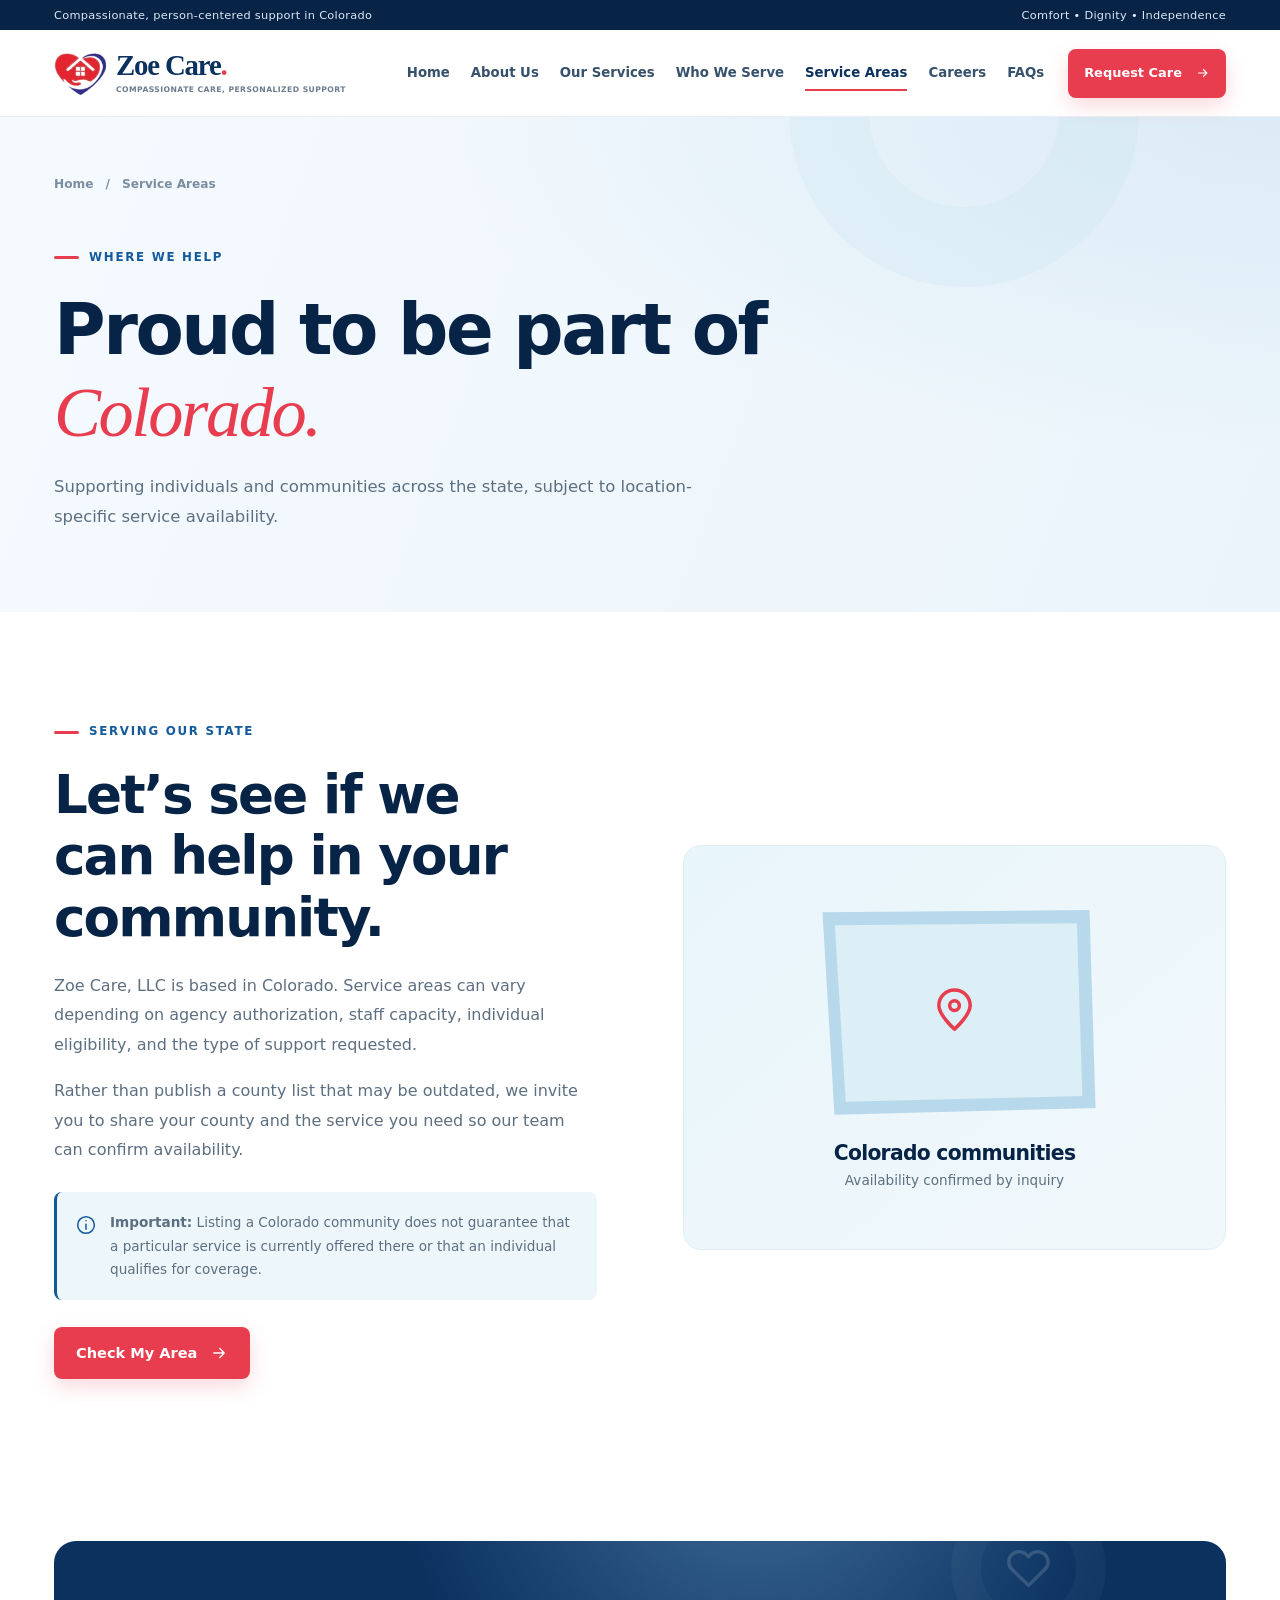
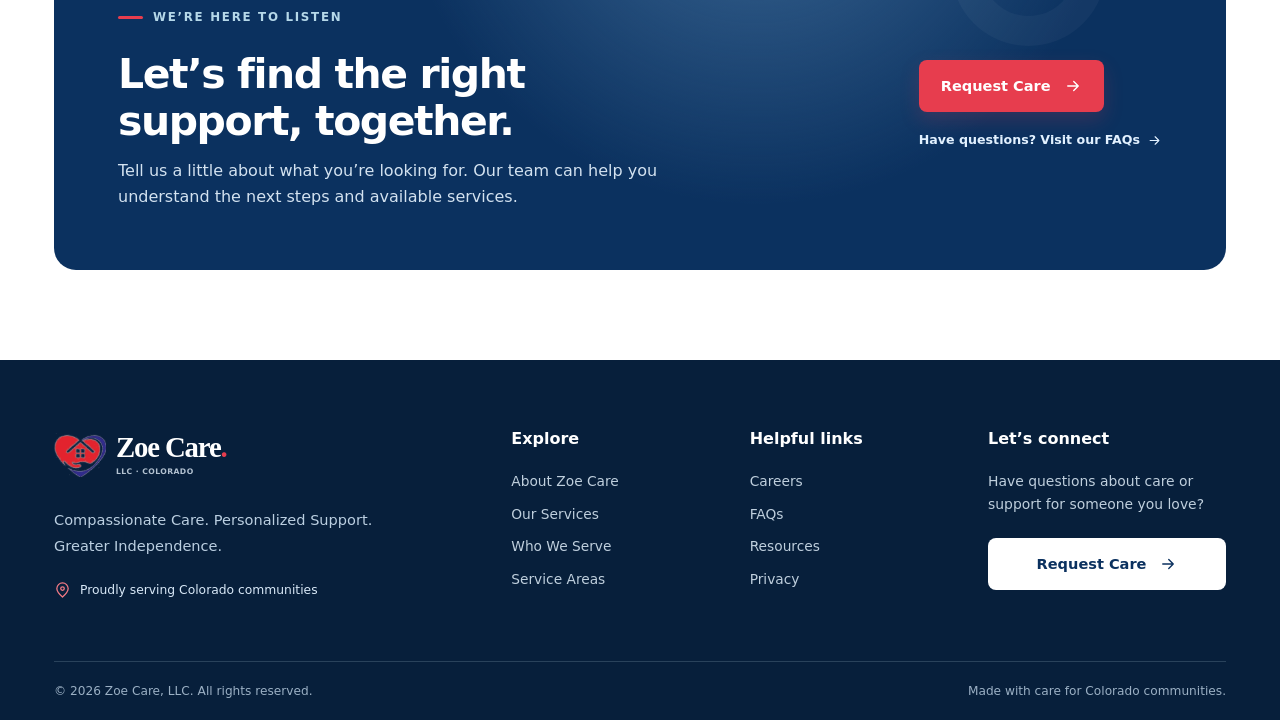
<file: service-areas.html>
<!doctype html><html lang="en"><head><meta charset="utf-8"><meta name="viewport" content="width=device-width, initial-scale=1"><title>Colorado Service Areas | Zoe Care | Zoe Care, LLC</title><meta name="description" content="Learn about Zoe Care, LLC service availability throughout Colorado, dependent on authorizations, staffing and program eligibility."><meta property="og:type" content="website"><meta property="og:site_name" content="Zoe Care, LLC"><meta name="theme-color" content="#07366f"><link rel="icon" type="image/svg+xml" href="assets/favicon.svg"><link rel="stylesheet" href="assets/styles.css"><script defer src="assets/app.js"></script></head><body data-page="service-areas.html"><a class="skip-link" href="#main">Skip to content</a><div class="utility-bar"><div class="container utility-content"><span>Compassionate, person-centered support in Colorado</span><span>Comfort • Dignity • Independence</span></div></div><header class="site-header"><div class="container header-content"><a class="brand" href="index.html" aria-label="Zoe Care, LLC home"><img src="assets/zoe-care-logo.svg" alt="" width="53" height="48"><span class="brand-text"><strong>Zoe Care<span class="brand-dot">.</span></strong><small>COMPASSIONATE CARE, PERSONALIZED SUPPORT</small></span></a><nav class="desktop-nav" aria-label="Primary navigation"><a href="index.html" data-nav="index.html">Home</a><a href="about.html" data-nav="about.html">About Us</a><a href="services.html" data-nav="services.html">Our Services</a><a href="who-we-serve.html" data-nav="who-we-serve.html">Who We Serve</a><a href="service-areas.html" data-nav="service-areas.html">Service Areas</a><a href="careers.html" data-nav="careers.html">Careers</a><a href="faq.html" data-nav="faq.html">FAQs</a></nav><a class="btn btn-primary header-cta" href="contact.html">Request Care <svg class="ico" viewBox="0 0 24 24" fill="none" stroke="currentColor" stroke-width="1.8"><path d="M5 12h14m-6-6 6 6-6 6"/></svg></a><button class="menu-toggle" type="button" aria-label="Open navigation menu" aria-expanded="false" aria-controls="mobile-menu"><svg class="ico " width="22" height="22" viewBox="0 0 24 24" fill="none" stroke="currentColor" stroke-width="1.8" stroke-linecap="round" stroke-linejoin="round" aria-hidden="true"><path d="M4 7h16M4 12h16M4 17h16"/></svg></button></div><nav class="mobile-nav" id="mobile-menu" aria-label="Mobile navigation" hidden><a href="index.html" data-nav="index.html">Home</a><a href="about.html" data-nav="about.html">About Us</a><a href="services.html" data-nav="services.html">Our Services</a><a href="who-we-serve.html" data-nav="who-we-serve.html">Who We Serve</a><a href="service-areas.html" data-nav="service-areas.html">Service Areas</a><a href="careers.html" data-nav="careers.html">Careers</a><a href="faq.html" data-nav="faq.html">FAQs</a><a href="resources.html" data-nav="resources.html">Resources</a><a href="contact.html" class="mobile-request">Request Care →</a></nav></header><main id="main">
<section class="page-hero"><div class="container"><div class="breadcrumb"><a href="index.html">Home</a><span>/</span><span>Service Areas</span></div><span class="eyebrow">Where we help</span><h1>Proud to be part of <em>Colorado.</em></h1><p>Supporting individuals and communities across the state, subject to location-specific service availability.</p></div><div class="page-hero-glow" aria-hidden="true"></div></section>
<section class="section"><div class="container split-grid"><div class="split-copy"><span class="eyebrow">Serving our state</span><h2>Let’s see if we can help in your community.</h2><p>Zoe Care, LLC is based in Colorado. Service areas can vary depending on agency authorization, staff capacity, individual eligibility, and the type of support requested.</p><p>Rather than publish a county list that may be outdated, we invite you to share your county and the service you need so our team can confirm availability.</p><div class="info-panel"><svg class="ico " width="22" height="22" viewBox="0 0 24 24" fill="none" stroke="currentColor" stroke-width="1.8" stroke-linecap="round" stroke-linejoin="round" aria-hidden="true"><circle cx="12" cy="12" r="10"/><path d="M12 11v6m0-10h.01"/></svg><p><strong>Important:</strong> Listing a Colorado community does not guarantee that a particular service is currently offered there or that an individual qualifies for coverage.</p></div><a class="btn btn-primary" href="contact.html#care-form">Check My Area<svg class="ico " width="22" height="22" viewBox="0 0 24 24" fill="none" stroke="currentColor" stroke-width="1.8" stroke-linecap="round" stroke-linejoin="round" aria-hidden="true"><path d="M5 12h14m-6-6 6 6-6 6"/></svg></a></div><div class="area-art"><div class="colorado-outline big"><span><svg class="ico " width="22" height="22" viewBox="0 0 24 24" fill="none" stroke="currentColor" stroke-width="1.8" stroke-linecap="round" stroke-linejoin="round" aria-hidden="true"><path d="M20 10c0 5-8 12-8 12S4 15 4 10a8 8 0 0 1 16 0Z"/><circle cx="12" cy="10" r="2.5"/></svg></span></div><h3>Colorado communities</h3><p>Availability confirmed by inquiry</p></div></div></section><div class="container"><section class="cta-panel reveal"><div class="cta-orb" aria-hidden="true"><svg class="ico " width="22" height="22" viewBox="0 0 24 24" fill="none" stroke="currentColor" stroke-width="1.8" stroke-linecap="round" stroke-linejoin="round" aria-hidden="true"><path d="M20.8 4.6a5.5 5.5 0 0 0-7.8 0L12 5.7l-1.1-1.1a5.5 5.5 0 0 0-7.8 7.8L12 21l8.8-8.6a5.5 5.5 0 0 0 0-7.8Z"/></svg></div><div><span class="eyebrow">We’re here to listen</span><h2>Let’s find the right support, together.</h2><p>Tell us a little about what you’re looking for. Our team can help you understand the next steps and available services.</p></div><div class="cta-actions"><a class="btn btn-primary" href="contact.html">Request Care<svg class="ico " width="22" height="22" viewBox="0 0 24 24" fill="none" stroke="currentColor" stroke-width="1.8" stroke-linecap="round" stroke-linejoin="round" aria-hidden="true"><path d="M5 12h14m-6-6 6 6-6 6"/></svg></a><a class="cta-link" href="faq.html">Have questions? Visit our FAQs <svg class="ico " width="22" height="22" viewBox="0 0 24 24" fill="none" stroke="currentColor" stroke-width="1.8" stroke-linecap="round" stroke-linejoin="round" aria-hidden="true"><path d="M5 12h14m-6-6 6 6-6 6"/></svg></a></div></section></div>
</main><footer class="site-footer"><div class="container"><div class="footer-main"><div class="footer-brand"><a class="brand" href="index.html"><img src="assets/zoe-care-logo.svg" width="56" height="50" alt=""><span class="brand-text"><strong>Zoe Care<span class="brand-dot">.</span></strong><small>LLC · COLORADO</small></span></a><p>Compassionate Care. Personalized Support. Greater Independence.</p><span class="footer-state"><svg class="ico " width="22" height="22" viewBox="0 0 24 24" fill="none" stroke="currentColor" stroke-width="1.8" stroke-linecap="round" stroke-linejoin="round" aria-hidden="true"><path d="M20 10c0 5-8 12-8 12S4 15 4 10a8 8 0 0 1 16 0Z"/><circle cx="12" cy="10" r="2.5"/></svg> Proudly serving Colorado communities</span></div><div class="footer-col"><h3>Explore</h3><a href="about.html">About Zoe Care</a><a href="services.html">Our Services</a><a href="who-we-serve.html">Who We Serve</a><a href="service-areas.html">Service Areas</a></div><div class="footer-col"><h3>Helpful links</h3><a href="careers.html">Careers</a><a href="faq.html">FAQs</a><a href="resources.html">Resources</a><a href="privacy.html">Privacy</a></div><div class="footer-col footer-contact"><h3>Let’s connect</h3><p>Have questions about care or support for someone you love?</p><a class="btn btn-light" href="contact.html">Request Care<svg class="ico " width="22" height="22" viewBox="0 0 24 24" fill="none" stroke="currentColor" stroke-width="1.8" stroke-linecap="round" stroke-linejoin="round" aria-hidden="true"><path d="M5 12h14m-6-6 6 6-6 6"/></svg></a></div></div><div class="footer-bottom"><span>© <span data-year>2026</span> Zoe Care, LLC. All rights reserved.</span><span>Made with care for Colorado communities.</span></div></div></footer></body></html>
</file>
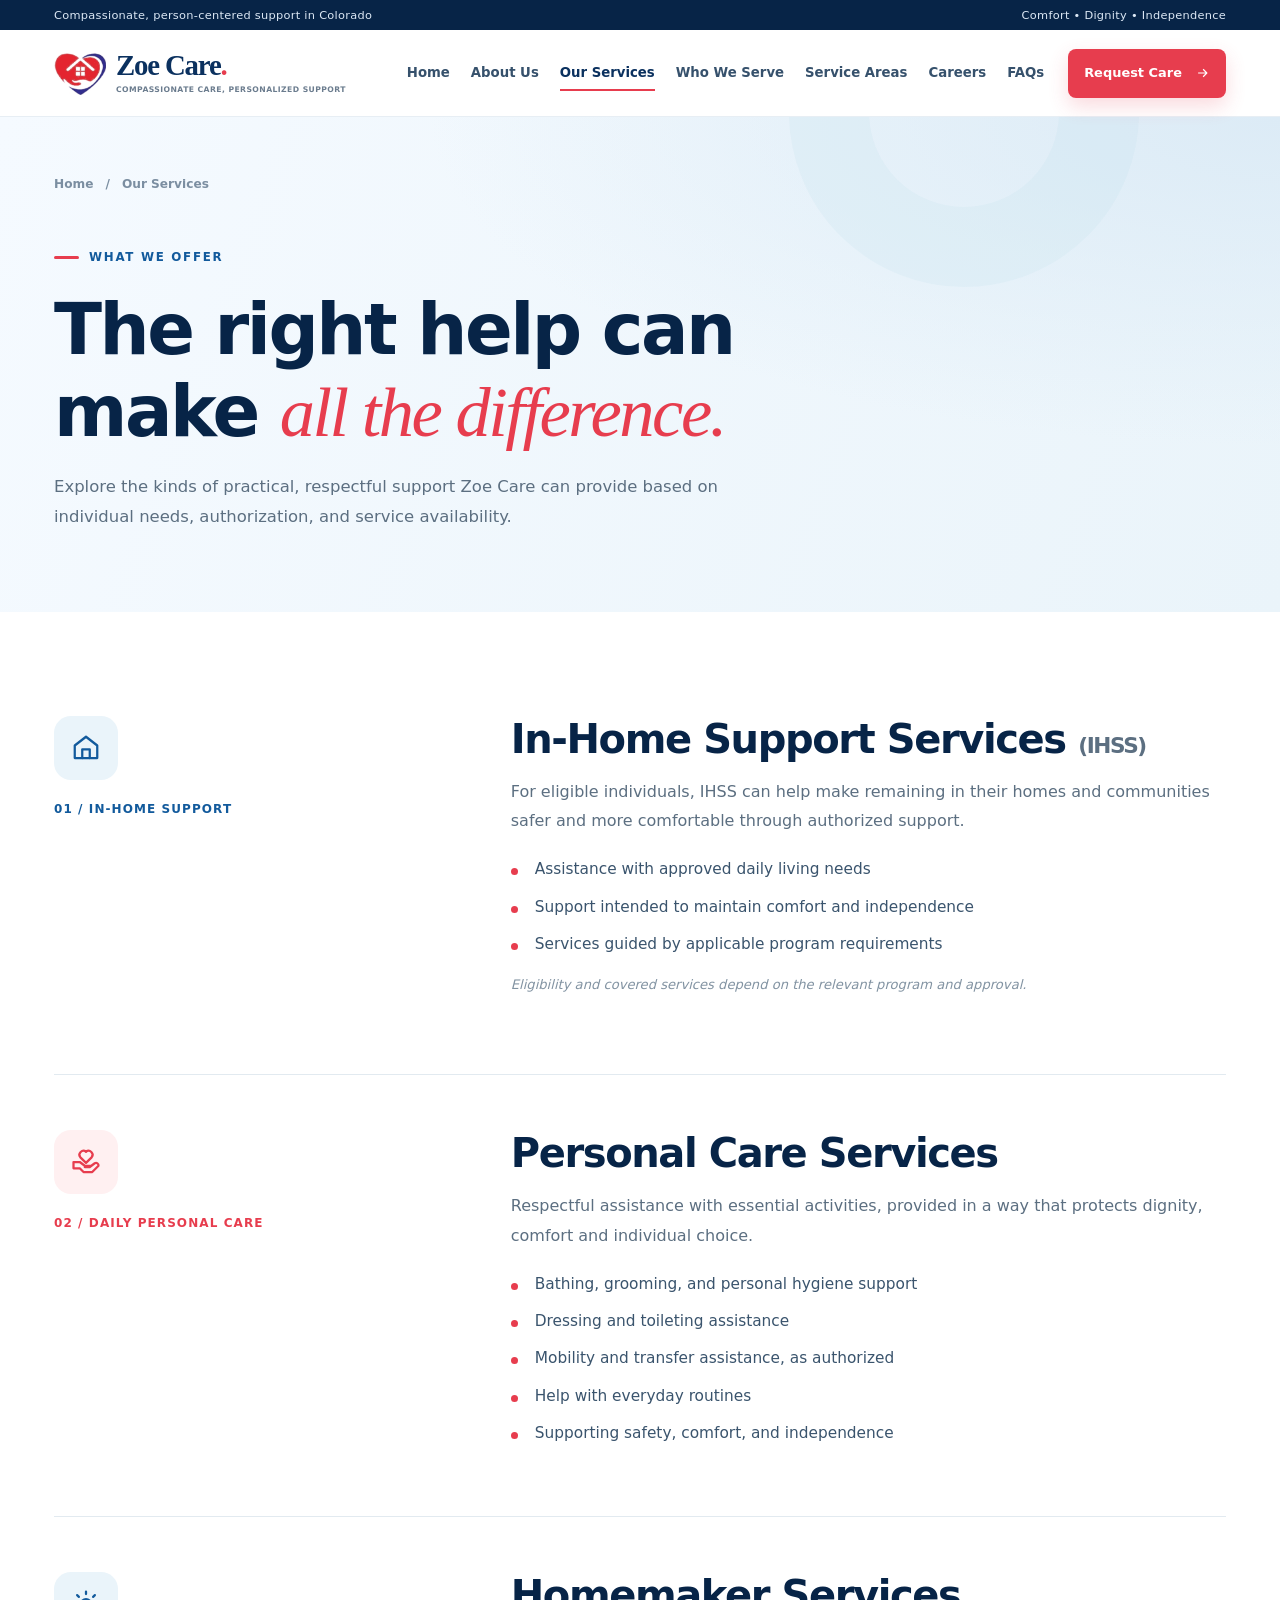
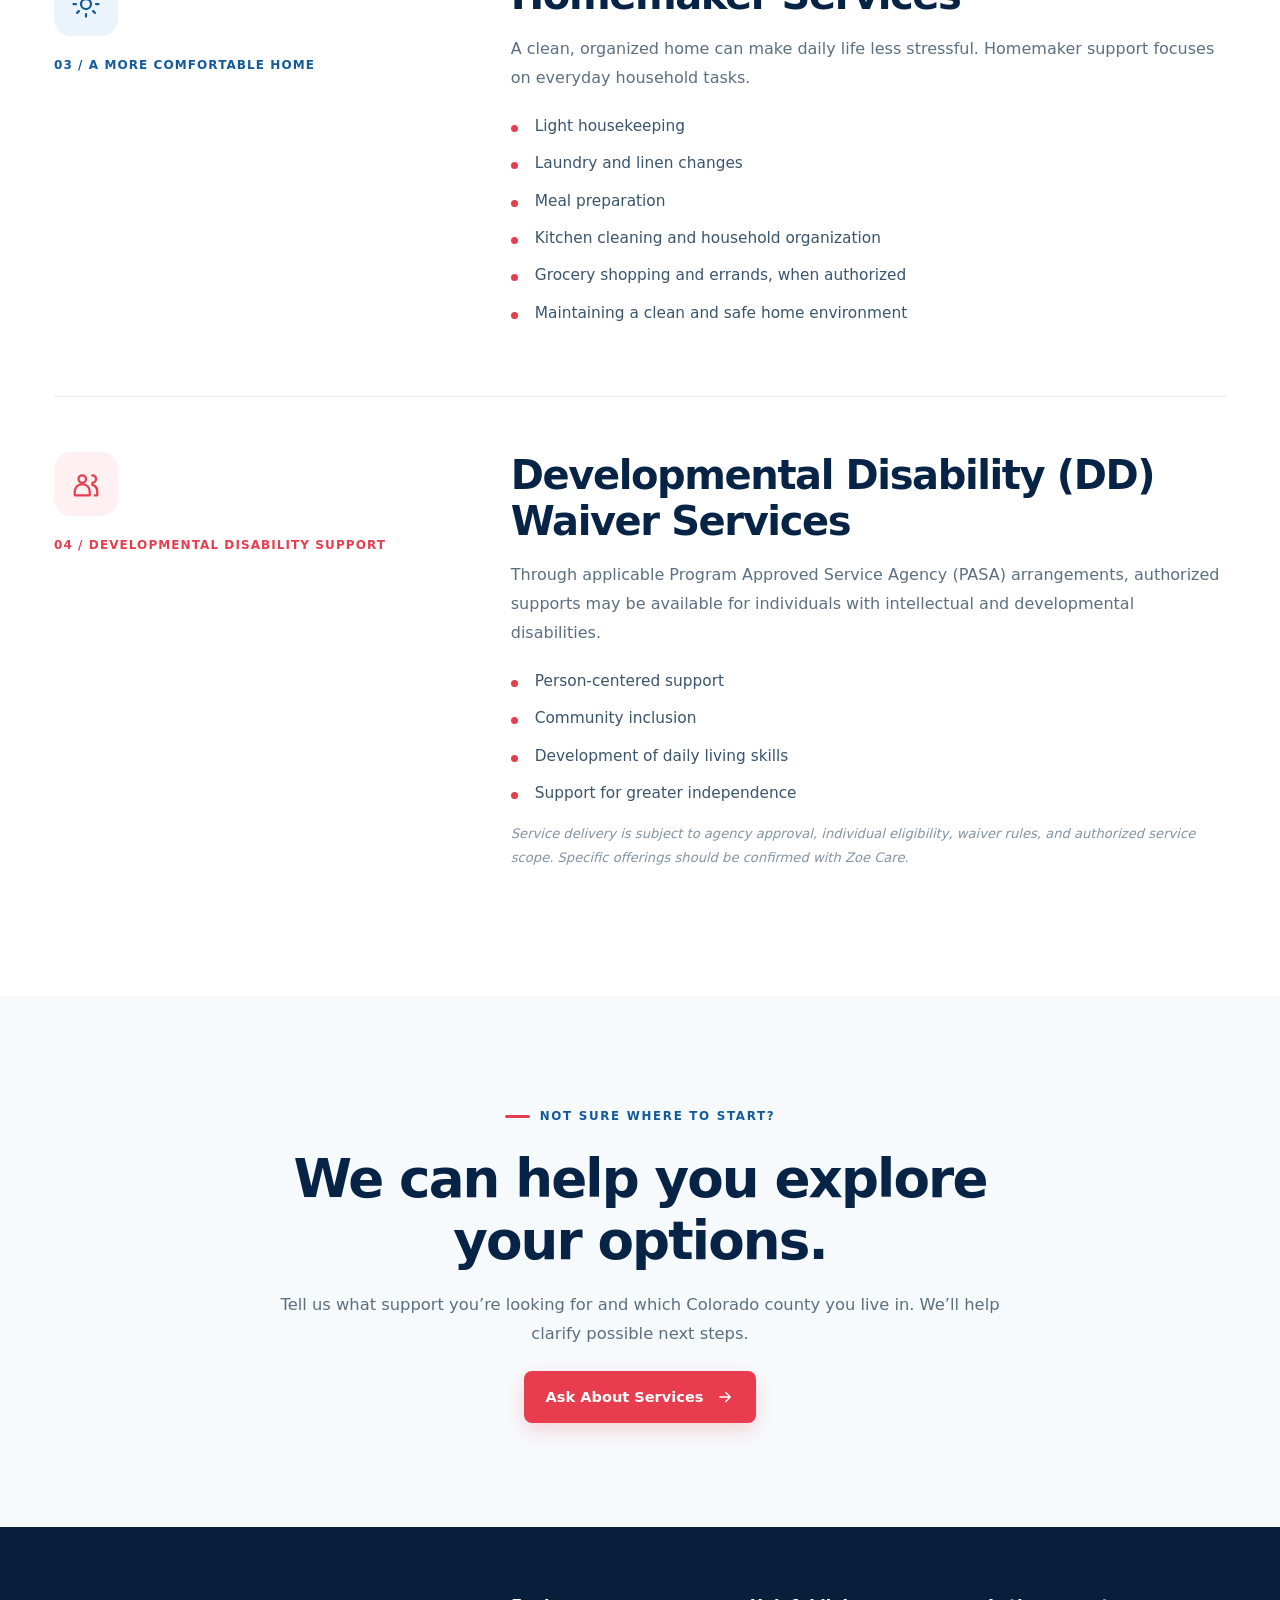
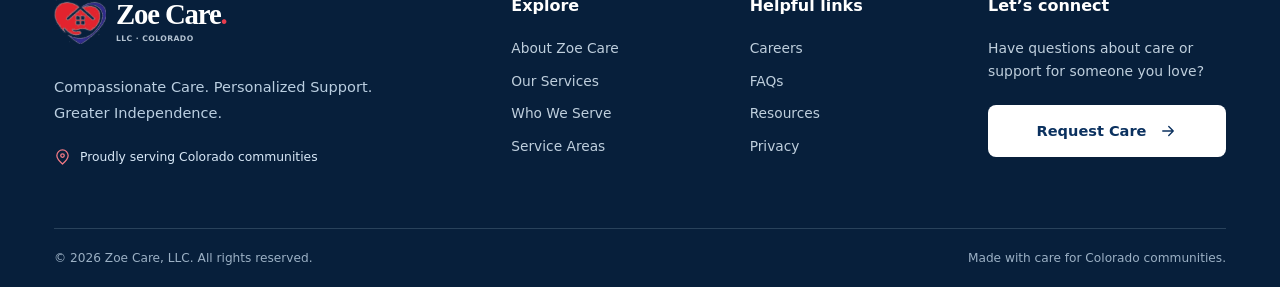
<file: services.html>
<!doctype html><html lang="en"><head><meta charset="utf-8"><meta name="viewport" content="width=device-width, initial-scale=1"><title>Our Home Care Services in Colorado | Zoe Care, LLC</title><meta name="description" content="Explore IHSS, personal care, homemaker services and developmental disability waiver services offered by Zoe Care, LLC in Colorado."><meta property="og:type" content="website"><meta property="og:site_name" content="Zoe Care, LLC"><meta name="theme-color" content="#07366f"><link rel="icon" type="image/svg+xml" href="assets/favicon.svg"><link rel="stylesheet" href="assets/styles.css"><script defer src="assets/app.js"></script></head><body data-page="services.html"><a class="skip-link" href="#main">Skip to content</a><div class="utility-bar"><div class="container utility-content"><span>Compassionate, person-centered support in Colorado</span><span>Comfort • Dignity • Independence</span></div></div><header class="site-header"><div class="container header-content"><a class="brand" href="index.html" aria-label="Zoe Care, LLC home"><img src="assets/zoe-care-logo.svg" alt="" width="53" height="48"><span class="brand-text"><strong>Zoe Care<span class="brand-dot">.</span></strong><small>COMPASSIONATE CARE, PERSONALIZED SUPPORT</small></span></a><nav class="desktop-nav" aria-label="Primary navigation"><a href="index.html" data-nav="index.html">Home</a><a href="about.html" data-nav="about.html">About Us</a><a href="services.html" data-nav="services.html">Our Services</a><a href="who-we-serve.html" data-nav="who-we-serve.html">Who We Serve</a><a href="service-areas.html" data-nav="service-areas.html">Service Areas</a><a href="careers.html" data-nav="careers.html">Careers</a><a href="faq.html" data-nav="faq.html">FAQs</a></nav><a class="btn btn-primary header-cta" href="contact.html">Request Care <svg class="ico" viewBox="0 0 24 24" fill="none" stroke="currentColor" stroke-width="1.8"><path d="M5 12h14m-6-6 6 6-6 6"/></svg></a><button class="menu-toggle" type="button" aria-label="Open navigation menu" aria-expanded="false" aria-controls="mobile-menu"><svg class="ico " width="22" height="22" viewBox="0 0 24 24" fill="none" stroke="currentColor" stroke-width="1.8" stroke-linecap="round" stroke-linejoin="round" aria-hidden="true"><path d="M4 7h16M4 12h16M4 17h16"/></svg></button></div><nav class="mobile-nav" id="mobile-menu" aria-label="Mobile navigation" hidden><a href="index.html" data-nav="index.html">Home</a><a href="about.html" data-nav="about.html">About Us</a><a href="services.html" data-nav="services.html">Our Services</a><a href="who-we-serve.html" data-nav="who-we-serve.html">Who We Serve</a><a href="service-areas.html" data-nav="service-areas.html">Service Areas</a><a href="careers.html" data-nav="careers.html">Careers</a><a href="faq.html" data-nav="faq.html">FAQs</a><a href="resources.html" data-nav="resources.html">Resources</a><a href="contact.html" class="mobile-request">Request Care →</a></nav></header><main id="main">
<section class="page-hero"><div class="container"><div class="breadcrumb"><a href="index.html">Home</a><span>/</span><span>Our Services</span></div><span class="eyebrow">What we offer</span><h1>The right help can make <em>all the difference.</em></h1><p>Explore the kinds of practical, respectful support Zoe Care can provide based on individual needs, authorization, and service availability.</p></div><div class="page-hero-glow" aria-hidden="true"></div></section>
<section class="section"><div class="container service-detail-stack">
<article class="detail-row" id="ihss"><div class="detail-label"><svg class="ico " width="22" height="22" viewBox="0 0 24 24" fill="none" stroke="currentColor" stroke-width="1.8" stroke-linecap="round" stroke-linejoin="round" aria-hidden="true"><path d="m3 10 9-7 9 7v10H3V10Z"/><path d="M9 20v-7h6v7"/></svg><span>01 / IN-HOME SUPPORT</span></div><div><h2>In-Home Support Services <span>(IHSS)</span></h2><p>For eligible individuals, IHSS can help make remaining in their homes and communities safer and more comfortable through authorized support.</p><ul class="bullet-list"><li>Assistance with approved daily living needs</li><li>Support intended to maintain comfort and independence</li><li>Services guided by applicable program requirements</li></ul><p class="muted-note">Eligibility and covered services depend on the relevant program and approval.</p></div></article>
<article class="detail-row" id="personal-care"><div class="detail-label red"><svg class="ico " width="22" height="22" viewBox="0 0 24 24" fill="none" stroke="currentColor" stroke-width="1.8" stroke-linecap="round" stroke-linejoin="round" aria-hidden="true"><path d="M12 12.7 7.5 8.3A3.2 3.2 0 0 1 12 3.8a3.2 3.2 0 0 1 4.5 4.5L12 12.7Z"/><path d="M2 17h5l3 3h7l5-5a2 2 0 0 0-3-2l-4 3h-4m-9 1v-5h5l4 3h5"/></svg><span>02 / DAILY PERSONAL CARE</span></div><div><h2>Personal Care Services</h2><p>Respectful assistance with essential activities, provided in a way that protects dignity, comfort and individual choice.</p><ul class="bullet-list"><li>Bathing, grooming, and personal hygiene support</li><li>Dressing and toileting assistance</li><li>Mobility and transfer assistance, as authorized</li><li>Help with everyday routines</li><li>Supporting safety, comfort, and independence</li></ul></div></article>
<article class="detail-row" id="homemaker"><div class="detail-label"><svg class="ico " width="22" height="22" viewBox="0 0 24 24" fill="none" stroke="currentColor" stroke-width="1.8" stroke-linecap="round" stroke-linejoin="round" aria-hidden="true"><circle cx="12" cy="12" r="4"/><path d="M12 2v2M12 20v2M4.9 4.9l1.4 1.4M17.7 17.7l1.4 1.4M2 12h2m16 0h2M4.9 19.1l1.4-1.4M17.7 6.3l1.4-1.4"/></svg><span>03 / A MORE COMFORTABLE HOME</span></div><div><h2>Homemaker Services</h2><p>A clean, organized home can make daily life less stressful. Homemaker support focuses on everyday household tasks.</p><ul class="bullet-list"><li>Light housekeeping</li><li>Laundry and linen changes</li><li>Meal preparation</li><li>Kitchen cleaning and household organization</li><li>Grocery shopping and errands, when authorized</li><li>Maintaining a clean and safe home environment</li></ul></div></article>
<article class="detail-row" id="dd-waiver"><div class="detail-label red"><svg class="ico " width="22" height="22" viewBox="0 0 24 24" fill="none" stroke="currentColor" stroke-width="1.8" stroke-linecap="round" stroke-linejoin="round" aria-hidden="true"><circle cx="9" cy="8" r="3"/><path d="M3 21v-3a6 6 0 0 1 12 0v3H3Z"/><path d="M17 5a3 3 0 0 1 0 6m2 10h2v-3c0-2.5-1.4-4.6-4-5.5"/></svg><span>04 / DEVELOPMENTAL DISABILITY SUPPORT</span></div><div><h2>Developmental Disability (DD) Waiver Services</h2><p>Through applicable Program Approved Service Agency (PASA) arrangements, authorized supports may be available for individuals with intellectual and developmental disabilities.</p><ul class="bullet-list"><li>Person-centered support</li><li>Community inclusion</li><li>Development of daily living skills</li><li>Support for greater independence</li></ul><p class="muted-note">Service delivery is subject to agency approval, individual eligibility, waiver rules, and authorized service scope. Specific offerings should be confirmed with Zoe Care.</p></div></article>
</div></section><section class="section soft"><div class="container narrow center"><span class="eyebrow">Not sure where to start?</span><h2>We can help you explore your options.</h2><p>Tell us what support you’re looking for and which Colorado county you live in. We’ll help clarify possible next steps.</p><a class="btn btn-primary" href="contact.html">Ask About Services<svg class="ico " width="22" height="22" viewBox="0 0 24 24" fill="none" stroke="currentColor" stroke-width="1.8" stroke-linecap="round" stroke-linejoin="round" aria-hidden="true"><path d="M5 12h14m-6-6 6 6-6 6"/></svg></a></div></section>
</main><footer class="site-footer"><div class="container"><div class="footer-main"><div class="footer-brand"><a class="brand" href="index.html"><img src="assets/zoe-care-logo.svg" width="56" height="50" alt=""><span class="brand-text"><strong>Zoe Care<span class="brand-dot">.</span></strong><small>LLC · COLORADO</small></span></a><p>Compassionate Care. Personalized Support. Greater Independence.</p><span class="footer-state"><svg class="ico " width="22" height="22" viewBox="0 0 24 24" fill="none" stroke="currentColor" stroke-width="1.8" stroke-linecap="round" stroke-linejoin="round" aria-hidden="true"><path d="M20 10c0 5-8 12-8 12S4 15 4 10a8 8 0 0 1 16 0Z"/><circle cx="12" cy="10" r="2.5"/></svg> Proudly serving Colorado communities</span></div><div class="footer-col"><h3>Explore</h3><a href="about.html">About Zoe Care</a><a href="services.html">Our Services</a><a href="who-we-serve.html">Who We Serve</a><a href="service-areas.html">Service Areas</a></div><div class="footer-col"><h3>Helpful links</h3><a href="careers.html">Careers</a><a href="faq.html">FAQs</a><a href="resources.html">Resources</a><a href="privacy.html">Privacy</a></div><div class="footer-col footer-contact"><h3>Let’s connect</h3><p>Have questions about care or support for someone you love?</p><a class="btn btn-light" href="contact.html">Request Care<svg class="ico " width="22" height="22" viewBox="0 0 24 24" fill="none" stroke="currentColor" stroke-width="1.8" stroke-linecap="round" stroke-linejoin="round" aria-hidden="true"><path d="M5 12h14m-6-6 6 6-6 6"/></svg></a></div></div><div class="footer-bottom"><span>© <span data-year>2026</span> Zoe Care, LLC. All rights reserved.</span><span>Made with care for Colorado communities.</span></div></div></footer></body></html>
</file>
<file: assets/styles.css>
:root{--navy:#0b315f;--navy-dark:#072447;--blue:#125a9c;--red:#e73d4e;--sky:#eaf5fa;--pale:#f7fafc;--soft:#f2f7fa;--ink:#18314e;--muted:#5c6f81;--line:#e2eaf0;--white:#fff;--radius:18px;--shadow:0 18px 50px rgba(18,55,86,.08);--container:1172px}*{box-sizing:border-box}html{scroll-behavior:smooth;scroll-padding-top:104px}body{margin:0;background:#fff;color:var(--ink);font:16px/1.65 system-ui,-apple-system,BlinkMacSystemFont,"Segoe UI",sans-serif;-webkit-font-smoothing:antialiased}h1,h2,h3,p{margin-top:0}h1,h2,h3{line-height:1.16;letter-spacing:-.035em;color:var(--navy-dark)}h1{font-size:clamp(3.05rem,5.9vw,5.35rem);font-weight:750}h2{font-size:clamp(2.35rem,4.15vw,3.7rem);font-weight:740}h3{font-size:1.27rem;font-weight:720}p{color:var(--muted)}a{color:inherit;text-decoration:none}a:focus-visible,button:focus-visible,input:focus-visible,select:focus-visible,textarea:focus-visible,summary:focus-visible{outline:3px solid #7cb9f4;outline-offset:3px}button,input,textarea,select{font:inherit}button{cursor:pointer}.container{width:min(calc(100% - 64px),var(--container));margin-inline:auto}.ico{display:inline-block;flex:none;stroke-linejoin:round}.eyebrow{display:inline-flex;align-items:center;gap:10px;color:var(--blue);font-size:.74rem;font-weight:850;letter-spacing:.145em;text-transform:uppercase;margin-bottom:23px}.eyebrow:before{content:"";height:3px;width:25px;background:var(--red);border-radius:3px}.btn{display:inline-flex;gap:13px;align-items:center;justify-content:center;border-radius:8px;padding:13px 21px;min-height:49px;font-weight:740;font-size:.91rem;white-space:nowrap;transition:transform .22s,box-shadow .22s,background .22s;border:1px solid transparent;text-align:center}.btn .ico{width:18px;height:18px;transition:transform .2s}.btn:hover{transform:translateY(-2px)}.btn:hover .ico{transform:translateX(4px)}.btn-primary{background:var(--red);color:white;box-shadow:0 8px 20px rgba(231,61,78,.19)}.btn-primary:hover{background:#d72e41;box-shadow:0 12px 22px rgba(231,61,78,.25)}.btn-outline{border-color:#bfd1df;color:var(--navy);background:transparent}.btn-outline:hover{border-color:var(--navy);background:#f7fbff}.btn-light{background:#fff;color:var(--navy);padding-inline:23px}.btn-light:hover{background:#ebf5ff}.skip-link{position:absolute;z-index:100;left:15px;top:-60px;background:white;color:var(--navy);padding:10px 15px}.skip-link:focus{top:10px}.utility-bar{background:var(--navy-dark);color:#dce8f5;font-size:.71rem;letter-spacing:.025em}.utility-content{display:flex;justify-content:space-between;align-items:center;min-height:30px}.site-header{position:sticky;top:0;background:rgba(255,255,255,.97);backdrop-filter:blur(14px);z-index:40;border-bottom:1px solid #e7eef4}.header-content{min-height:86px;display:flex;align-items:center;gap:22px}.brand{display:inline-flex;align-items:center;gap:10px;flex:none}.brand img{object-fit:contain;width:52px;height:49px}.brand-text{display:flex;flex-direction:column;justify-content:center}.brand-text strong{font-family:Georgia,"Times New Roman",serif;letter-spacing:-.04em;font-size:1.8rem;line-height:1.13;color:var(--navy)}.brand-dot{color:var(--red)}.brand-text small{font-size:.48rem;letter-spacing:.055em;color:#6b7c8e;font-weight:800;white-space:nowrap;margin-top:3px}.desktop-nav{display:flex;align-items:center;gap:21px;margin-left:auto}.desktop-nav a{font-size:.83rem;white-space:nowrap;font-weight:650;color:#36516c;padding:11px 0;position:relative}.desktop-nav a:after{content:"";position:absolute;left:0;bottom:4px;width:0;height:2px;background:var(--red);transition:width .2s}.desktop-nav a:hover,.desktop-nav a[aria-current="page"]{color:var(--navy)}.desktop-nav a:hover:after,.desktop-nav a[aria-current="page"]:after{width:100%}.header-cta{margin-left:2px;padding:12px 15px;font-size:.81rem}.header-cta .ico{width:15px}.menu-toggle{display:none;background:#f2f7fb;border:1px solid #dae7f1;color:var(--navy);width:44px;height:44px;border-radius:9px;align-items:center;justify-content:center}.mobile-nav[hidden]{display:none}.mobile-nav{display:flex;flex-direction:column;padding:8px 32px 24px;background:white;border-top:1px solid var(--line)}.mobile-nav a{font-size:1rem;font-weight:650;padding:12px 0;border-bottom:1px solid #eef2f5}.mobile-nav .mobile-request{color:var(--red);border:0;padding-top:17px}.hero{background:radial-gradient(ellipse at 76% 12%,#dfeffa 0,transparent 42%),linear-gradient(112deg,#f4faff,#eef7fb 75%,#e8f5fa);position:relative;overflow:hidden}.hero:before{content:"";position:absolute;inset:auto auto -120px -60px;width:370px;height:240px;background:#e4f2fa;border-radius:50%;filter:blur(3px)}.hero-grid{display:grid;grid-template-columns:1.05fr .95fr;align-items:center;gap:64px;padding-top:73px;padding-bottom:98px;position:relative;z-index:1;min-height:630px}.hero-copy h1{margin-bottom:22px;max-width:620px}.hero-copy h1 span{color:var(--red);font-family:Georgia,serif;font-weight:500;font-style:italic;letter-spacing:-.06em}.hero-copy>.hero-lede{font-size:1.12rem;font-weight:760;color:#204d7a;margin-bottom:12px}.hero-copy>p:not(.hero-lede){font-size:1rem;max-width:520px;line-height:1.84}.hero-actions{display:flex;flex-wrap:wrap;gap:12px;margin-top:28px}.hero-assurance{display:flex;gap:11px;align-items:center;color:#6d8293;line-height:1.35;font-size:.82rem;margin-top:35px}.hero-assurance strong{color:var(--navy);font-weight:750}.assurance-icon{border-radius:50%;display:grid;place-items:center;background:white;color:var(--red);height:38px;width:38px;box-shadow:0 4px 15px #c4dae7}.assurance-icon .ico{width:19px}.hero-visual{position:relative;align-self:stretch;min-height:490px;display:flex;align-items:center;justify-content:center}.hero-photo{height:480px;width:100%;max-width:490px;margin-left:auto;border-radius:210px 210px 95px 95px;box-shadow:0 22px 60px #86a5b854;overflow:hidden;border:9px solid #fff;position:relative;background:linear-gradient(130deg,#eaf0ef,#b6d4df)}.hero-photo img{width:100%;height:100%;object-fit:cover;object-position:center}.photo-wrap.image-fallback{background:linear-gradient(135deg,#d0e6f1 10%,#e9f5f8 60%,#c2dfe8);position:relative}.photo-wrap.image-fallback:after{content:"CARE • COMPASSION • CONNECTION";position:absolute;top:45%;left:12%;right:12%;text-align:center;color:#2a6490;font-weight:800;letter-spacing:.16em;font-size:.86rem}.photo-caption{position:absolute;left:-20px;bottom:60px;background:white;border-radius:14px;box-shadow:0 12px 42px #244d6a2a;display:flex;align-items:center;gap:13px;padding:15px 18px;font-size:.89rem;line-height:1.4;color:#65788c}.photo-caption strong{color:var(--navy);font-size:1.02rem}.caption-heart{background:#feecef;color:var(--red);display:grid;place-items:center;width:45px;height:45px;border-radius:13px}.little-stars{position:absolute;right:-14px;top:42px;font-size:3.1rem;line-height:1;color:#db7281;letter-spacing:7px}.hero-bottom{position:absolute;bottom:0;left:0;width:100%;height:17px;background:#fff;border-radius:100% 100% 0 0/90% 90% 0 0}.trust-strip{background:var(--navy);color:white}.trust-items{display:grid;grid-template-columns:repeat(4,1fr);min-height:84px;align-items:center;gap:10px}.trust-items span{display:flex;gap:11px;align-items:center;justify-content:center;font-size:.81rem;font-weight:680;color:#ecf4ff;border-right:1px solid #557596;line-height:1.25}.trust-items span:last-child{border:0}.trust-items .ico{color:#9ccee7;width:21px;height:21px}.section{padding:104px 0}.soft{background:var(--pale)}.section-heading{max-width:610px;margin-bottom:42px}.section-heading.center{margin-inline:auto;text-align:center}.section-heading.center .eyebrow:before{display:none}.section-heading h2{margin:0 0 16px}.section-heading p{font-size:1rem;line-height:1.75;margin:0}.service-grid{display:grid;grid-template-columns:repeat(4,1fr);gap:18px}.service-card{border:1px solid var(--line);border-radius:15px;background:white;min-height:315px;padding:29px 26px 23px;display:flex;flex-direction:column;box-shadow:0 6px 28px rgba(17,61,94,.035);transition:transform .25s,box-shadow .25s,border-color .25s}.service-card:hover{transform:translateY(-6px);box-shadow:var(--shadow);border-color:#bfd9eb}.service-card-top{display:flex;justify-content:space-between;align-items:center;margin-bottom:26px}.service-icon{width:57px;height:57px;display:grid;place-items:center;background:#eaf4fb;color:var(--blue);border-radius:15px}.service-card:nth-child(2) .service-icon,.service-card:nth-child(4) .service-icon{color:var(--red);background:#fff0f1}.service-icon .ico{width:28px;height:28px}.service-count{font-size:.79rem;font-weight:770;color:#b5c5d4}.service-card h3{font-size:1.19rem;margin-bottom:13px}.service-card p{font-size:.88rem;line-height:1.7;margin-bottom:22px}.text-link{margin-top:auto;color:var(--blue);font-size:.86rem;font-weight:800;display:inline-flex;align-items:center;gap:9px}.text-link .ico{width:17px;height:17px;transition:transform .2s}.text-link:hover .ico{transform:translateX(4px)}.split-grid{display:grid;grid-template-columns:1fr 1fr;gap:86px;align-items:center}.split-photo{width:100%;height:440px;border-radius:24px 110px 24px 24px;overflow:hidden;position:relative;background:#daeaf1;box-shadow:var(--shadow)}.split-photo img{height:100%;width:100%;object-fit:cover}.photo-tag{position:absolute;bottom:23px;left:23px;display:inline-flex;align-items:center;gap:8px;padding:10px 15px;background:#fff;border-radius:8px;color:var(--navy);font-weight:800;font-size:.85rem}.photo-tag .ico{width:18px;height:18px;color:var(--red)}.split-copy h2{max-width:510px;margin-bottom:21px}.split-copy>p{font-size:1rem;line-height:1.86}.check-list{display:grid;gap:12px;margin:26px 0 30px}.check-list p{margin:0;display:flex;gap:12px;align-items:center;color:#3c5b77;font-size:.92rem;font-weight:610}.check-list .ico{color:var(--red);width:21px}.process-section{background:#fff}.steps-grid{display:grid;grid-template-columns:repeat(3,1fr);gap:24px;margin-top:60px}.step{position:relative;padding:35px 28px;background:#f7fbfd;border-radius:14px;border:1px solid #e4eef5}.step>.ico{color:var(--blue);width:35px;height:35px;margin-bottom:22px}.step-num{position:absolute;right:22px;top:18px;color:#cfdee9;font-family:Georgia,serif;font-size:2.6rem}.step h3{margin-bottom:10px}.step p{font-size:.9rem;margin:0}.colorado-section{padding:90px 0;background:#f3f7fa}.colorado-grid{display:grid;grid-template-columns:1fr .85fr;gap:70px;align-items:center}.colorado-grid h2{margin-bottom:19px;max-width:520px}.colorado-grid p{max-width:540px;line-height:1.85}.colorado-grid .btn{margin-top:13px}.colorado-art{position:relative;min-height:300px;display:grid;place-items:center}.colorado-outline{width:290px;height:210px;background:#b8d8ec;clip-path:polygon(6% 4%,95% 3%,97% 93%,10% 96%);border-radius:5px;display:grid;place-items:center;position:relative;filter:drop-shadow(0 18px 18px #adcbd5)}.colorado-outline:before{content:"";position:absolute;inset:14px;clip-path:polygon(6% 4%,95% 3%,97% 93%,10% 96%);border:2px solid #fff9;background:#dceff7}.colorado-dot{position:relative;z-index:1;width:65px;height:65px;border-radius:50%;display:grid;place-items:center;background:var(--red);color:white;box-shadow:0 0 0 9px #ffffff7d}.colorado-dot .ico{width:28px;height:28px}.colorado-label{position:absolute;bottom:11px;right:4px;color:var(--navy);font-weight:900;letter-spacing:.1em;font-size:1.05rem}.colorado-label span{font-family:Georgia,serif;letter-spacing:0;color:var(--red);font-weight:400;font-style:italic;font-size:1.4rem}.cta-panel{background:radial-gradient(circle at 60% -30%,#3e6b98 0,transparent 44%),var(--navy);color:#fff;border-radius:22px;padding:60px 64px;display:grid;grid-template-columns:1fr auto;gap:30px;align-items:center;position:relative;overflow:hidden;margin:58px 0 90px}.cta-panel .eyebrow{color:#b5d8e9}.cta-panel h2{color:white;font-size:clamp(2rem,3.2vw,3rem);max-width:570px;margin-bottom:12px}.cta-panel p{color:#d3e2f0;max-width:590px;margin:0}.cta-orb{position:absolute;right:120px;top:-50px;width:155px;height:155px;border-radius:50%;border:30px solid #ffffff09;display:grid;place-items:center}.cta-orb .ico{width:45px;height:45px;opacity:.15}.cta-actions{display:flex;flex-direction:column;align-items:flex-start;gap:18px;z-index:1}.cta-actions>.btn{min-width:180px}.cta-link{display:flex;align-items:center;gap:7px;font-size:.79rem;color:#e2f1ff;font-weight:650}.cta-link .ico{width:15px;height:15px}.site-footer{background:#071f3b;color:#d7e4f1;padding:70px 0 0}.site-footer .brand-text strong{color:white}.site-footer .brand-text small{color:#b3c2d1}.footer-main{display:grid;grid-template-columns:2.15fr 1fr 1fr 1.25fr;gap:48px;padding-bottom:60px}.footer-brand p{max-width:325px;margin-top:19px;font-size:.91rem;line-height:1.8;color:#bbcfe1}.footer-state{display:flex;align-items:center;gap:9px;color:#d8e8f7;font-size:.77rem;margin-top:20px}.footer-state .ico{color:#f37a85;width:17px}.footer-col{display:flex;flex-direction:column;gap:10px}.footer-col h3{color:white;font-size:1rem;letter-spacing:0;margin-bottom:11px}.footer-col>a:not(.btn){font-size:.86rem;color:#bfcfdd;transition:color .2s}.footer-col>a:hover{color:#fff}.footer-contact p{font-size:.87rem;color:#bfcfdd;margin:0 0 12px}.footer-bottom{border-top:1px solid #29425b;padding:19px 0;display:flex;justify-content:space-between;gap:15px;color:#9bb0c4;font-size:.76rem}.page-hero{padding:57px 0 79px;background:radial-gradient(ellipse at right 0%,#dcebf6,transparent 47%),linear-gradient(110deg,#f5faff,#eaf4fa);position:relative;overflow:hidden}.page-hero .container{position:relative;z-index:1}.breadcrumb{display:flex;align-items:center;gap:12px;color:#7b8ea1;font-size:.76rem;font-weight:650;margin-bottom:47px}.breadcrumb a:hover{color:var(--blue)}.page-hero h1{max-width:780px;font-size:clamp(2.9rem,5.5vw,4.8rem);margin:0 0 18px}.page-hero h1 em{font-family:Georgia,serif;color:var(--red);font-weight:400}.page-hero p{max-width:690px;font-size:1.03rem;line-height:1.85;margin:0}.page-hero-glow{position:absolute;width:350px;height:350px;border:80px solid #b5d8e82b;border-radius:50%;right:11%;top:-180px}.values-grid{display:grid;grid-template-columns:repeat(4,1fr);gap:20px}.value-card{padding:30px 25px;background:#fff;border:1px solid var(--line);border-radius:14px}.value-card>.ico{color:var(--red);width:32px;height:32px;margin-bottom:20px}.value-card h3{margin-bottom:8px}.value-card p{font-size:.89rem;margin:0}.narrow{max-width:755px}.center{text-align:center}.narrow h2{margin-bottom:17px}.narrow p{font-size:1.02rem;line-height:1.8;margin-bottom:23px}.service-detail-stack{display:flex;flex-direction:column}.detail-row{display:grid;grid-template-columns:33% 1fr;gap:70px;padding:55px 0;border-bottom:1px solid var(--line)}.detail-row:first-child{padding-top:0}.detail-row:last-child{border-bottom:0;padding-bottom:0}.detail-row h2{font-size:2.5rem;margin:0 0 15px}.detail-row h2 span{color:var(--muted);font-size:1.35rem}.detail-row p{line-height:1.82;margin-bottom:22px}.detail-label{display:flex;flex-direction:column;align-items:flex-start;gap:20px;color:var(--blue);font-weight:800;letter-spacing:.09em;font-size:.75rem}.detail-label>.ico{width:64px;height:64px;padding:17px;background:#eaf4fa;border-radius:17px}.detail-label.red{color:var(--red)}.detail-label.red>.ico{background:#fff0f1}.bullet-list{margin:0 0 15px;padding:0;list-style:none;display:grid;gap:12px}.bullet-list li{padding-left:24px;position:relative;color:#3a546d;font-size:.96rem}.bullet-list li:before{content:"";position:absolute;top:11px;left:0;width:7px;height:7px;border-radius:50%;background:var(--red)}.muted-note{font-size:.82rem;color:#8293a2!important;font-style:italic;margin-top:16px}.two-cards{display:grid;grid-template-columns:1fr 1fr;gap:23px}.audience-card{border:1px solid var(--line);padding:45px;border-radius:19px;background:white;min-height:330px;display:flex;flex-direction:column}.audience-icon{display:grid;place-items:center;width:61px;height:61px;background:#eaf4fb;color:var(--blue);border-radius:17px;margin-bottom:24px}.audience-icon>.ico{width:31px;height:31px}.audience-card:nth-child(2) .audience-icon{background:#fff0f1;color:var(--red)}.audience-card h2{font-size:1.8rem}.audience-card p{margin-bottom:23px}.info-panel{display:flex;gap:14px;padding:19px;background:#edf6fb;border-left:3px solid var(--blue);border-radius:8px;max-width:560px;margin:27px 0}.info-panel .ico{color:var(--blue);width:20px;margin-top:3px}.info-panel p{margin:0;font-size:.85rem;line-height:1.72}.area-art{background:linear-gradient(140deg,#e8f5fb,#f1f8fb);border:1px solid #dfeef5;border-radius:18px;padding:30px;text-align:center;min-height:405px;display:flex;flex-direction:column;align-items:center;justify-content:center}.colorado-outline.big{width:300px;height:220px;margin-bottom:19px}.colorado-outline.big>span{position:relative;z-index:1;color:var(--red)}.colorado-outline.big .ico{width:47px;height:47px}.area-art h3{margin:0 0 3px}.area-art p{margin:0;font-size:.85rem}.form-layout{display:grid;grid-template-columns:.8fr 1.2fr;gap:70px;align-items:start}.form-aside h2{font-size:clamp(2.4rem,3.6vw,3.3rem);margin-bottom:20px}.form-aside>p{line-height:1.9}.mini-contact{display:flex;align-items:flex-start;gap:15px;margin-top:25px}.mini-contact>.ico{width:22px;height:22px;color:var(--red);margin-top:5px}.mini-contact div{display:flex;flex-direction:column;gap:0}.mini-contact strong{color:var(--navy);font-size:.96rem}.mini-contact span{color:#718597;font-size:.88rem}.form-card{padding:43px;background:white;box-shadow:0 12px 45px #0b355415;border:1px solid var(--line);border-radius:19px}.form-card h3{font-size:1.67rem;margin-bottom:4px}.form-intro{font-size:.87rem;margin-bottom:28px}.interactive-form{display:flex;flex-direction:column;gap:19px}.form-row{display:grid;grid-template-columns:repeat(2,minmax(0,1fr));gap:18px}.interactive-form label:not(.consent){display:flex;flex-direction:column;gap:7px;font-size:.82rem;font-weight:760;color:#294765}.interactive-form input:not([type="checkbox"]),.interactive-form select,.interactive-form textarea{display:block;width:100%;border:1px solid #cfdce6;border-radius:7px;background:#fff;color:#173657;padding:12px 13px;font-size:.9rem;min-height:47px;transition:border-color .2s,box-shadow .2s}.interactive-form textarea{resize:vertical;min-height:120px}.interactive-form input::placeholder,.interactive-form textarea::placeholder{color:#95a5b4}.interactive-form input:focus,.interactive-form select:focus,.interactive-form textarea:focus{outline:none;border-color:#508ebd;box-shadow:0 0 0 3px #cfe8f880}.interactive-form [aria-invalid="true"]{border-color:var(--red)!important;box-shadow:0 0 0 3px #e73d4e16!important}.consent{display:flex;gap:11px;align-items:flex-start;color:#526a7e;font-size:.82rem;line-height:1.6;cursor:pointer}.consent input{accent-color:var(--blue);margin-top:5px;flex:none}.interactive-form .btn{width:100%;border:0}.form-footnote{font-size:.74rem;margin:-8px 0 0;color:#7f909e}.form-status{display:none;border-radius:8px;padding:14px 16px;font-size:.86rem;line-height:1.5;font-weight:650}.form-status.show{display:block}.form-status.warning{background:#fff5e9;color:#754b16;border:1px solid #f0d5a6}.form-status.error{background:#fff0f2;color:#912b3f;border:1px solid #f3bfca}.form-status.success{background:#e9f7ed;color:#1c673a;border:1px solid #b5dec1}.faq-layout{display:grid;grid-template-columns:.7fr 1.3fr;gap:85px}.faq-aside h2{font-size:2.4rem}.faq-list{border-top:1px solid var(--line)}.faq-item{border-bottom:1px solid var(--line)}.faq-item summary{display:flex;align-items:center;justify-content:space-between;gap:15px;list-style:none;cursor:pointer;padding:24px 2px;font-weight:750;color:var(--navy);font-size:1rem}.faq-item summary::-webkit-details-marker{display:none}.faq-item summary .ico{color:var(--red);width:20px;height:20px;transition:transform .2s}.faq-item[open] summary .ico{transform:rotate(45deg)}.faq-answer{padding:0 45px 19px 2px}.faq-answer p{margin:0;font-size:.93rem;line-height:1.9}.resources-grid{display:grid;grid-template-columns:repeat(3,1fr);gap:22px}.resource-card{padding:37px 30px;border:1px solid var(--line);border-radius:15px;display:flex;flex-direction:column;min-height:320px}.resource-card>.ico{width:37px;height:37px;color:var(--blue);margin-bottom:27px}.resource-card h3{font-size:1.28rem}.resource-card p{font-size:.91rem}.legal-body{max-width:780px}.legal-body>h2{font-size:1.7rem;margin-top:34px;margin-bottom:10px}.legal-body>p{line-height:1.9}@media(prefers-reduced-motion:no-preference){.reveal{animation:reveal-in .7s both}.reveal:nth-child(2){animation-delay:.12s}@keyframes reveal-in{from{opacity:0;transform:translateY(16px)}to{opacity:1;transform:translateY(0)}}}@media(max-width:1190px){.desktop-nav{gap:14px}.desktop-nav a{font-size:.78rem}.brand-text strong{font-size:1.55rem}.brand img{width:46px}.brand-text small{font-size:.43rem}.header-content{gap:14px}.header-cta{padding:10px}.hero-grid{gap:35px}.service-card{padding:25px 20px}.split-grid{gap:52px}}@media(max-width:1030px){.desktop-nav,.header-cta{display:none}.menu-toggle{display:flex;margin-left:auto}.header-content{min-height:76px}.hero-grid{gap:30px}.hero-photo{height:430px}.hero-visual{min-height:450px}.hero-copy h1{font-size:clamp(2.9rem,5.8vw,4.5rem)}.footer-main{grid-template-columns:1.5fr 1fr 1fr;gap:35px}.footer-contact{grid-column:1/-1;max-width:400px}.service-grid{grid-template-columns:repeat(2,1fr)}.service-card{min-height:285px}.values-grid{grid-template-columns:repeat(2,1fr)}.form-layout,.faq-layout{gap:38px}}@media(max-width:780px){.container{width:min(calc(100% - 36px),var(--container))}.utility-content{justify-content:center}.utility-content span:nth-child(2){display:none}.header-content{min-height:70px}.brand img{width:43px;height:43px}.brand-text strong{font-size:1.5rem}.brand-text small{font-size:.43rem}.hero-grid{grid-template-columns:1fr;padding-top:57px;padding-bottom:55px;gap:27px}.hero-copy h1{max-width:610px;font-size:clamp(2.85rem,8.6vw,4.3rem)}.hero-copy>p:not(.hero-lede){max-width:610px}.hero-visual{min-height:410px;max-width:570px;width:100%;margin-inline:auto}.hero-photo{height:405px;width:86%;margin-inline:auto;border-radius:180px 180px 65px 65px}.photo-caption{left:1%;bottom:30px}.little-stars{right:3%}.trust-items{grid-template-columns:1fr 1fr;min-height:132px;gap:0}.trust-items span{padding:13px 2px;border-bottom:1px solid #557596}.trust-items span:nth-child(2){border-right:0}.trust-items span:nth-child(3),.trust-items span:nth-child(4){border-bottom:0}.section{padding:73px 0}.section-heading{margin-bottom:30px}.split-grid,.colorado-grid,.form-layout,.faq-layout{grid-template-columns:1fr;gap:40px}.split-photo{height:370px;max-width:560px;margin-inline:auto}.split-copy h2{max-width:680px}.steps-grid{grid-template-columns:1fr;gap:16px;margin-top:34px}.step{padding:24px}.step>.ico{margin-bottom:14px}.colorado-grid{gap:20px}.colorado-art{min-height:260px}.cta-panel{padding:42px 35px;grid-template-columns:1fr;gap:25px;margin:25px 0 65px}.cta-actions{gap:14px}.page-hero{padding:37px 0 60px}.breadcrumb{margin-bottom:30px}.page-hero h1{font-size:clamp(2.6rem,8vw,4rem)}.detail-row{gap:23px;grid-template-columns:1fr;padding:40px 0}.detail-label{flex-direction:row;align-items:center;gap:16px}.detail-label>.ico{width:49px;height:49px;padding:12px}.two-cards{gap:20px}.audience-card{padding:30px}.faq-aside h2{max-width:610px}.resources-grid{grid-template-columns:1fr}.resource-card{min-height:230px}.footer-main{grid-template-columns:1fr 1fr;gap:42px}.footer-brand{grid-column:1/-1}.footer-contact{grid-column:1/-1}.footer-bottom{flex-direction:column;gap:5px}.form-aside h2{max-width:650px}}@media(max-width:520px){.container{width:calc(100% - 32px)}body{font-size:15px}.hero-copy h1{font-size:clamp(2.65rem,12vw,3.5rem)}.hero-copy>.hero-lede{font-size:1.02rem}.hero-actions{display:grid;grid-template-columns:1fr}.btn{font-size:.9rem}.hero-visual{min-height:340px}.hero-photo{height:325px;width:92%;border-width:6px}.photo-caption{bottom:15px;left:-2px;padding:10px 13px;font-size:.77rem}.photo-caption strong{font-size:.88rem}.caption-heart{width:37px;height:37px}.little-stars{font-size:2.1rem}.trust-items span{font-size:.72rem;gap:7px;justify-content:flex-start;padding-left:8px}.trust-items .ico{width:19px;height:19px}.section{padding:62px 0}.section-heading h2,.split-copy h2{font-size:2.28rem}.service-grid{grid-template-columns:1fr;gap:14px}.service-card{min-height:245px}.service-card-top{margin-bottom:15px}.values-grid{grid-template-columns:1fr}.value-card{padding:25px}.split-photo{height:305px;border-radius:20px 70px 20px 20px}.cta-panel{padding:31px 24px;border-radius:16px}.cta-panel h2{font-size:2.05rem}.page-hero{padding-bottom:48px}.page-hero h1{font-size:2.75rem}.page-hero p{font-size:.95rem}.detail-row h2{font-size:2.1rem}.two-cards{grid-template-columns:1fr}.audience-card{min-height:0}.form-card{padding:27px 20px}.form-row{grid-template-columns:1fr;gap:19px}.form-card h3{font-size:1.5rem}.faq-item summary{font-size:.93rem}.footer-main{grid-template-columns:1fr 1fr;gap:35px 20px}.footer-brand{grid-column:1/-1}.footer-contact{grid-column:1/-1}.footer-col h3{font-size:.96rem}.site-footer{padding-top:55px}}
</file>
